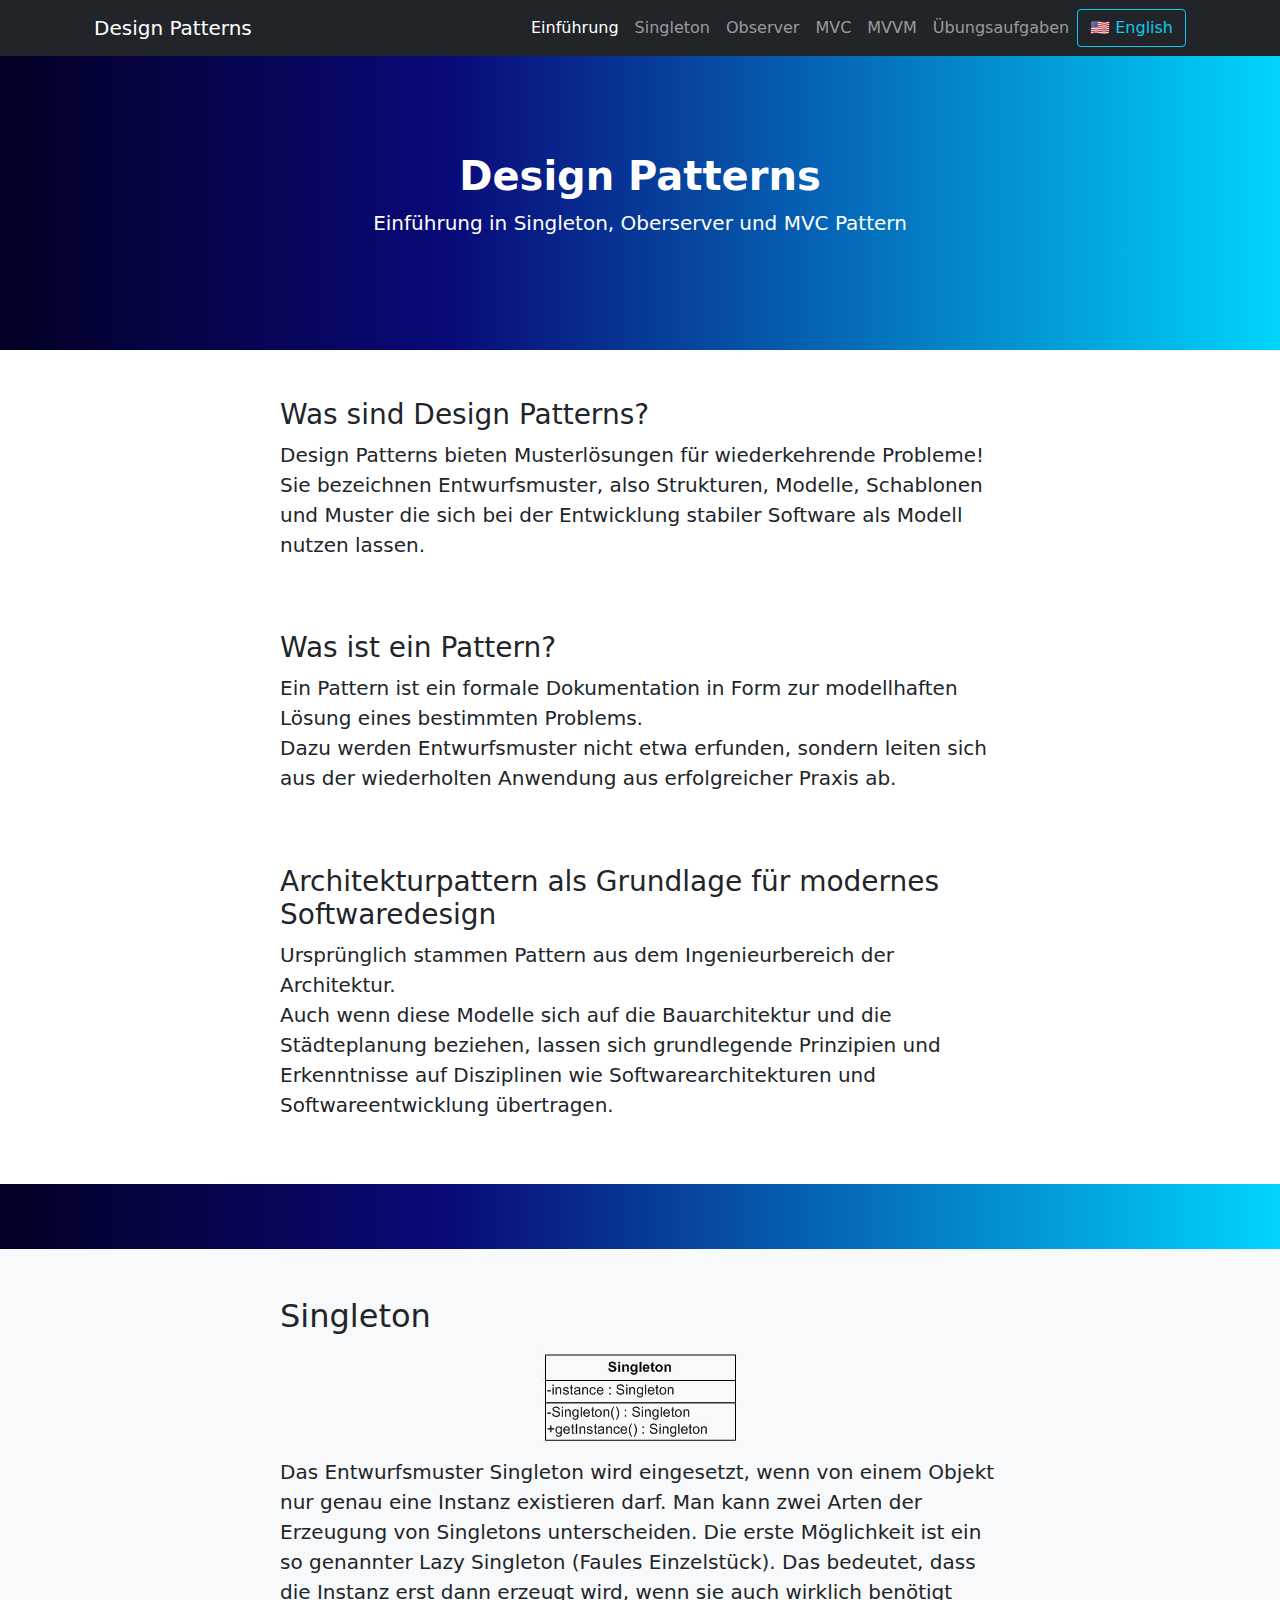
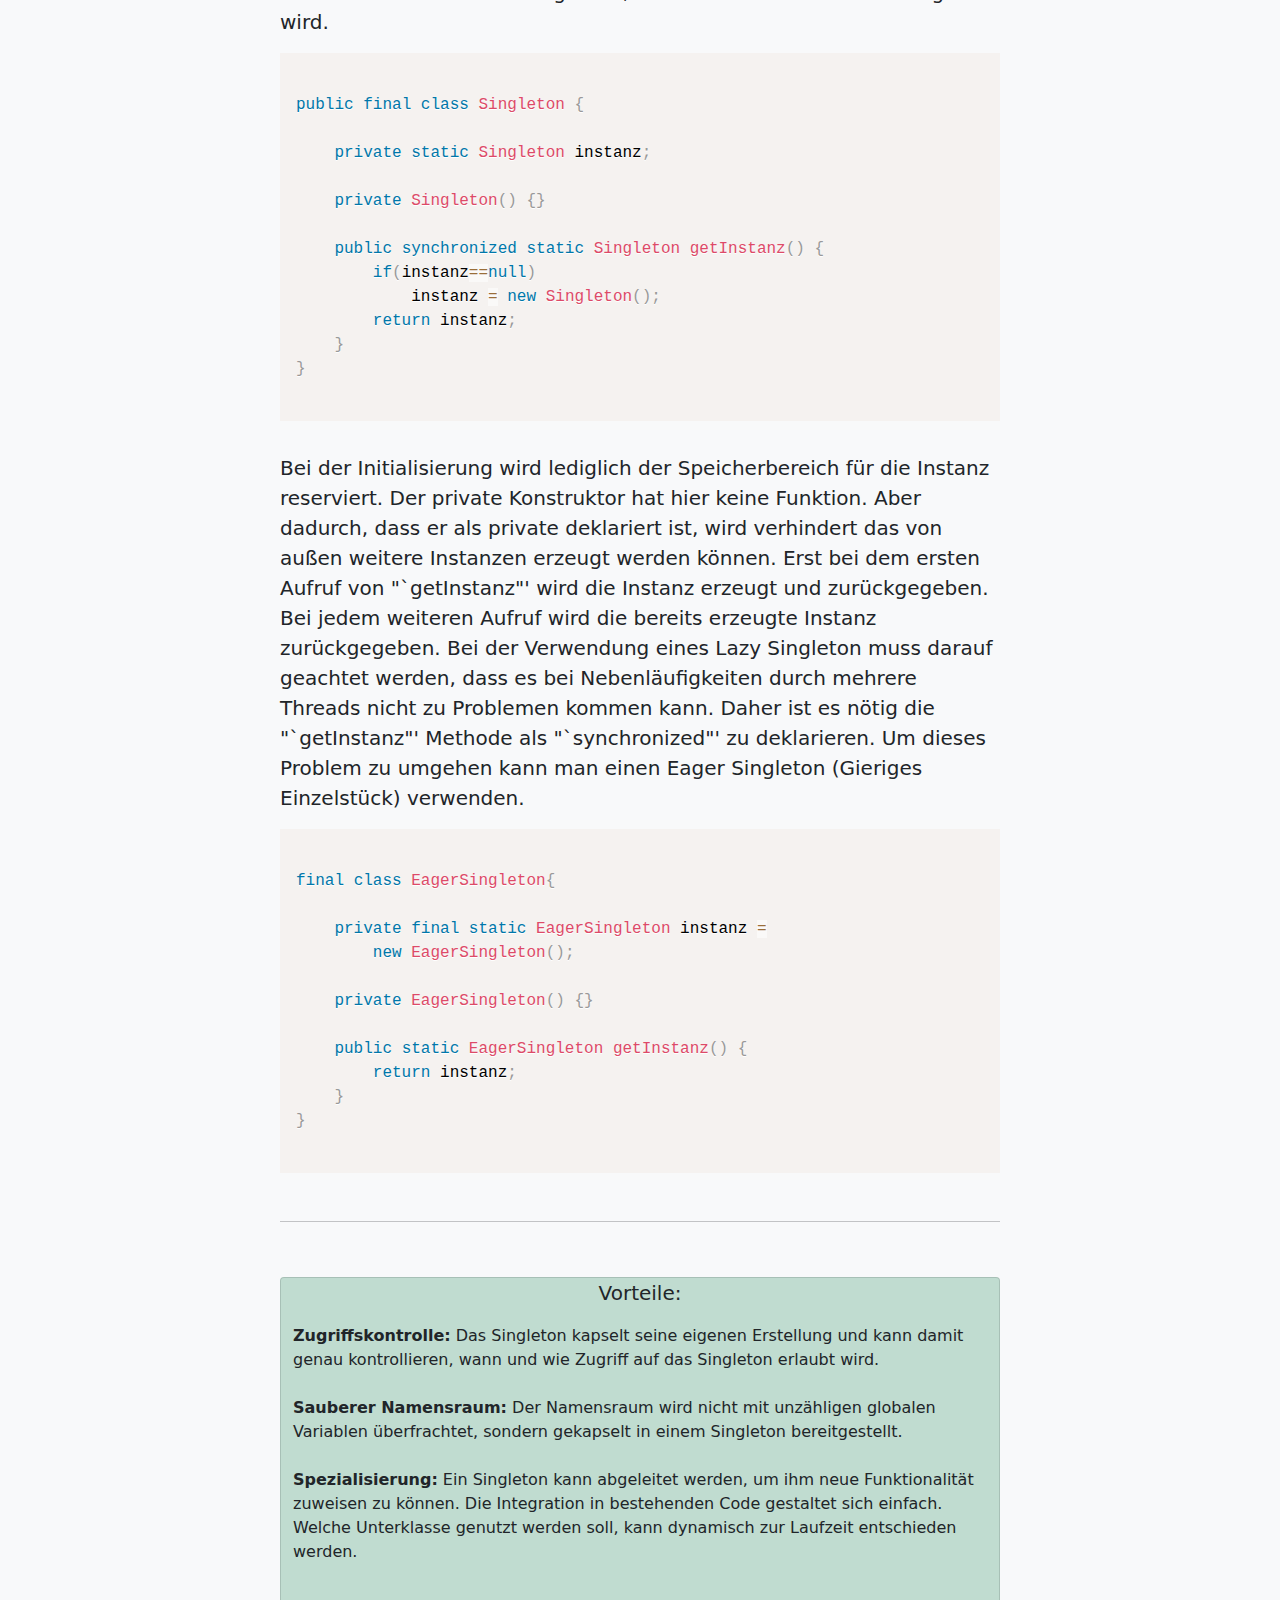
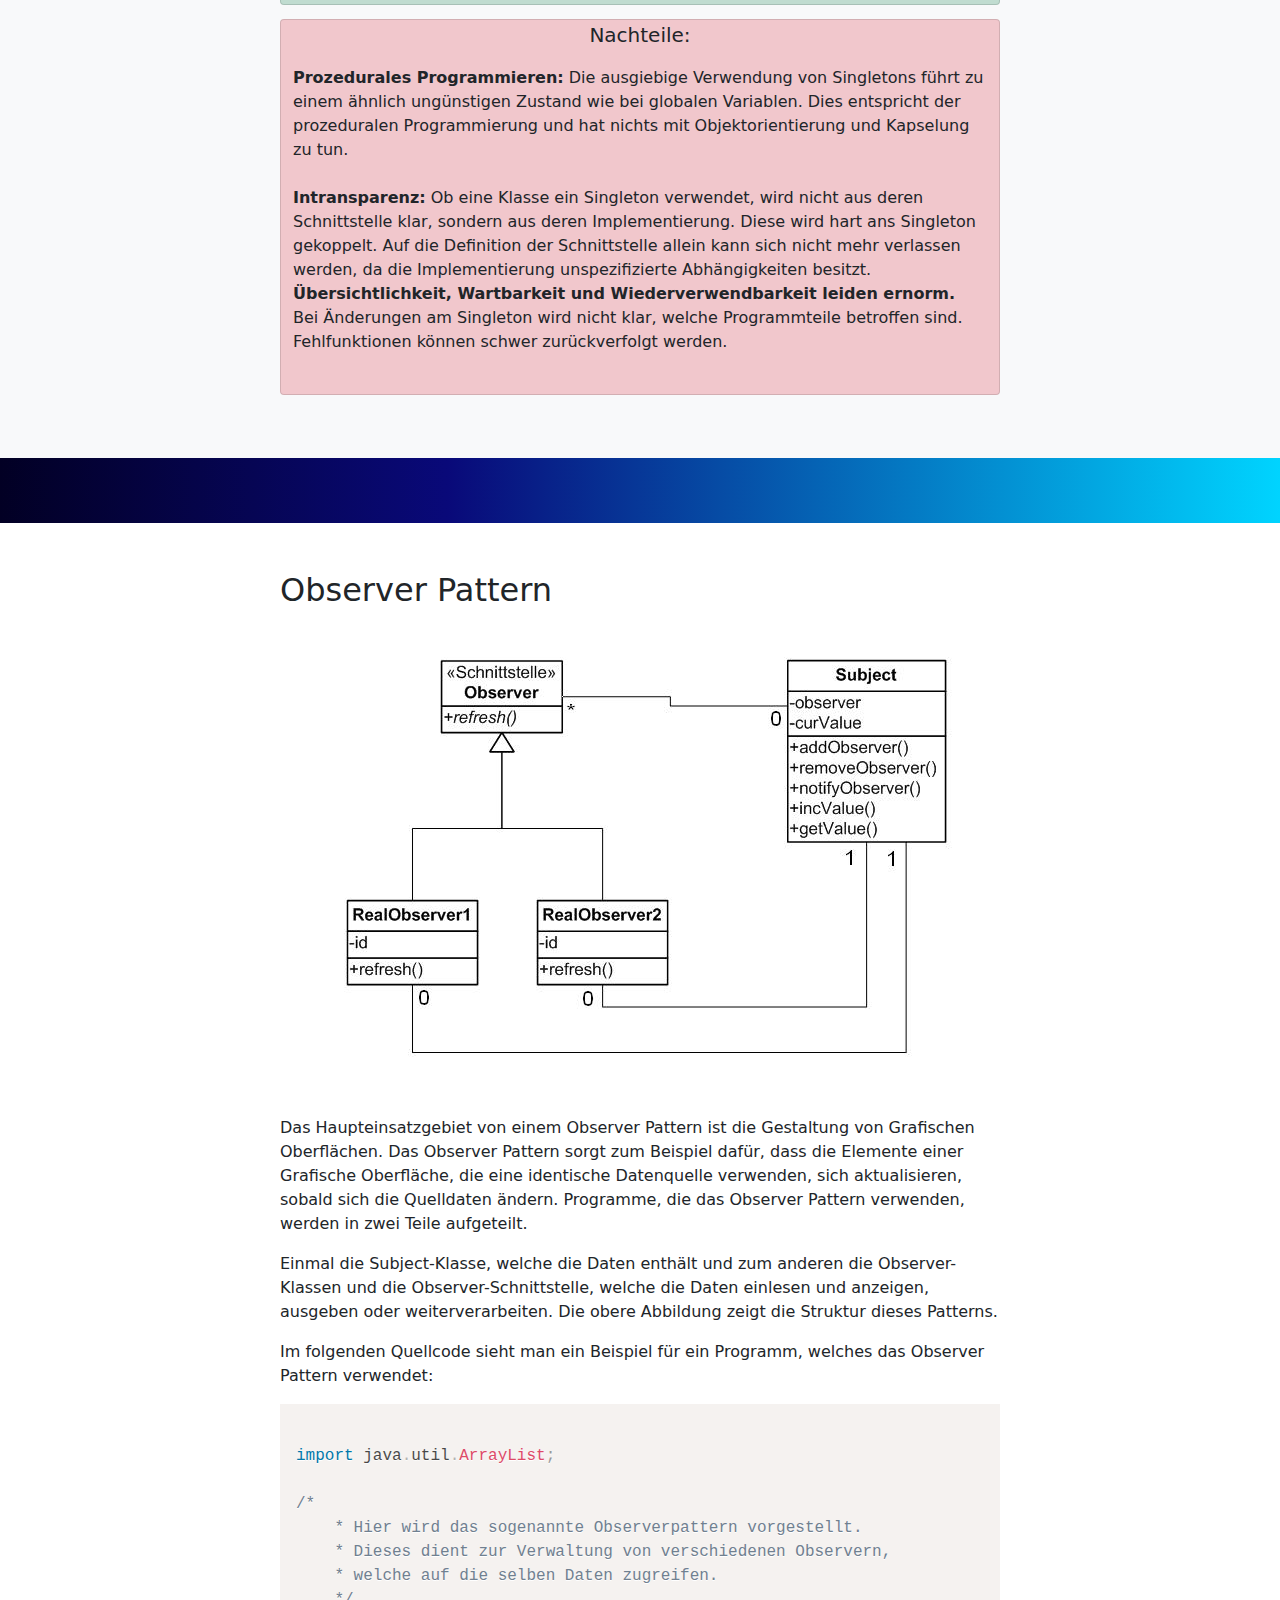
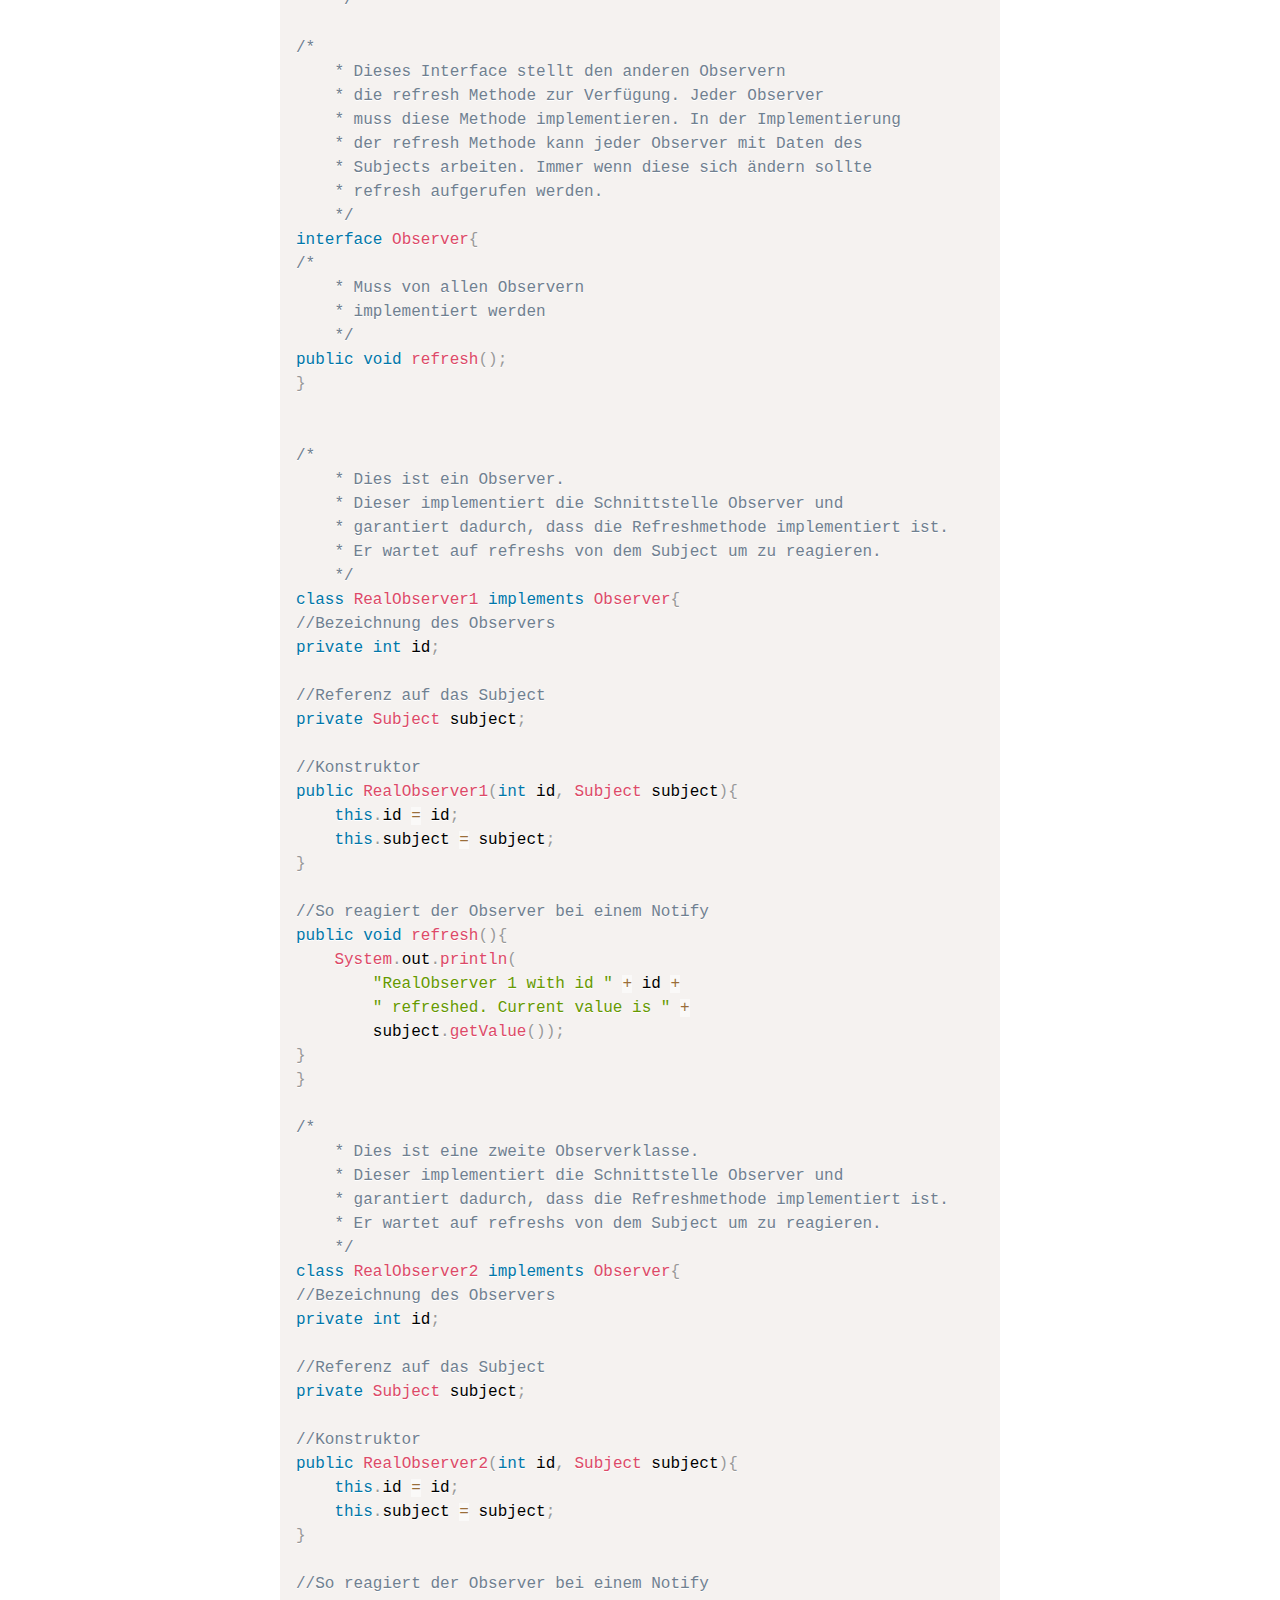
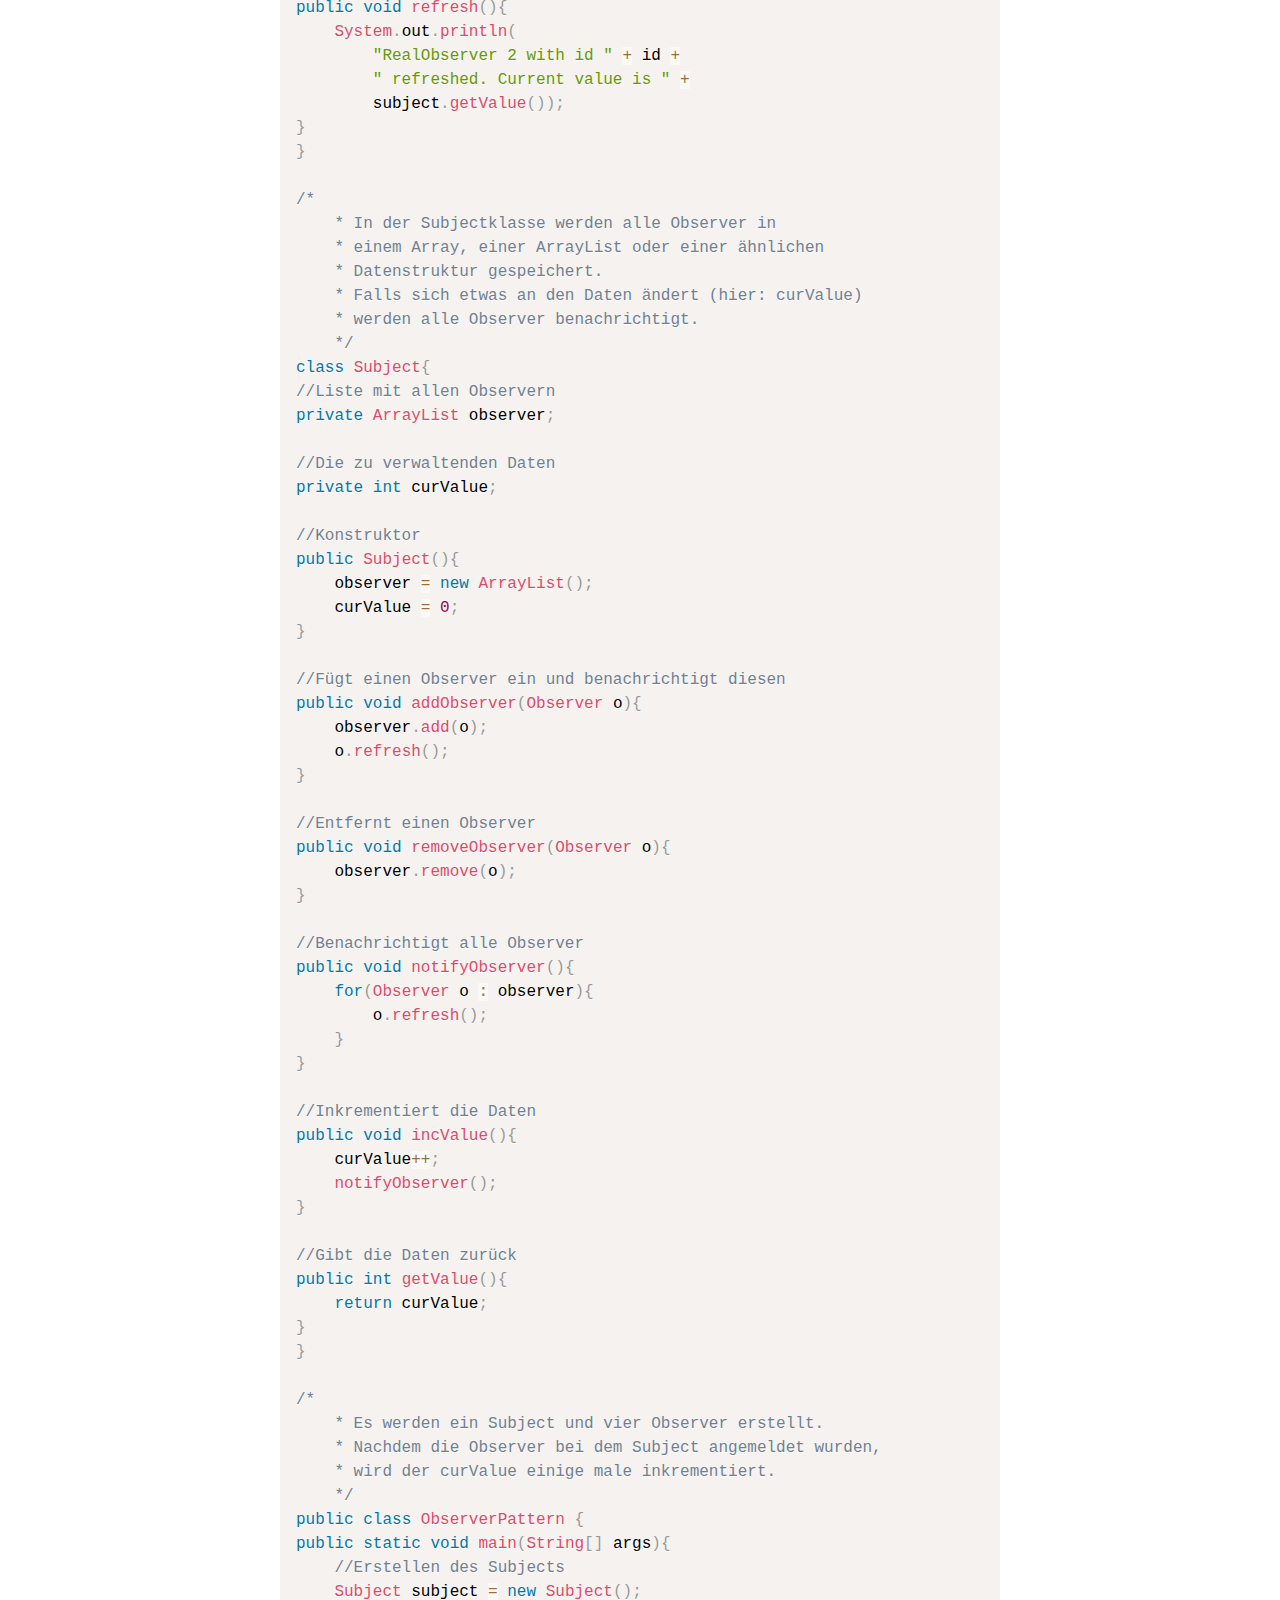
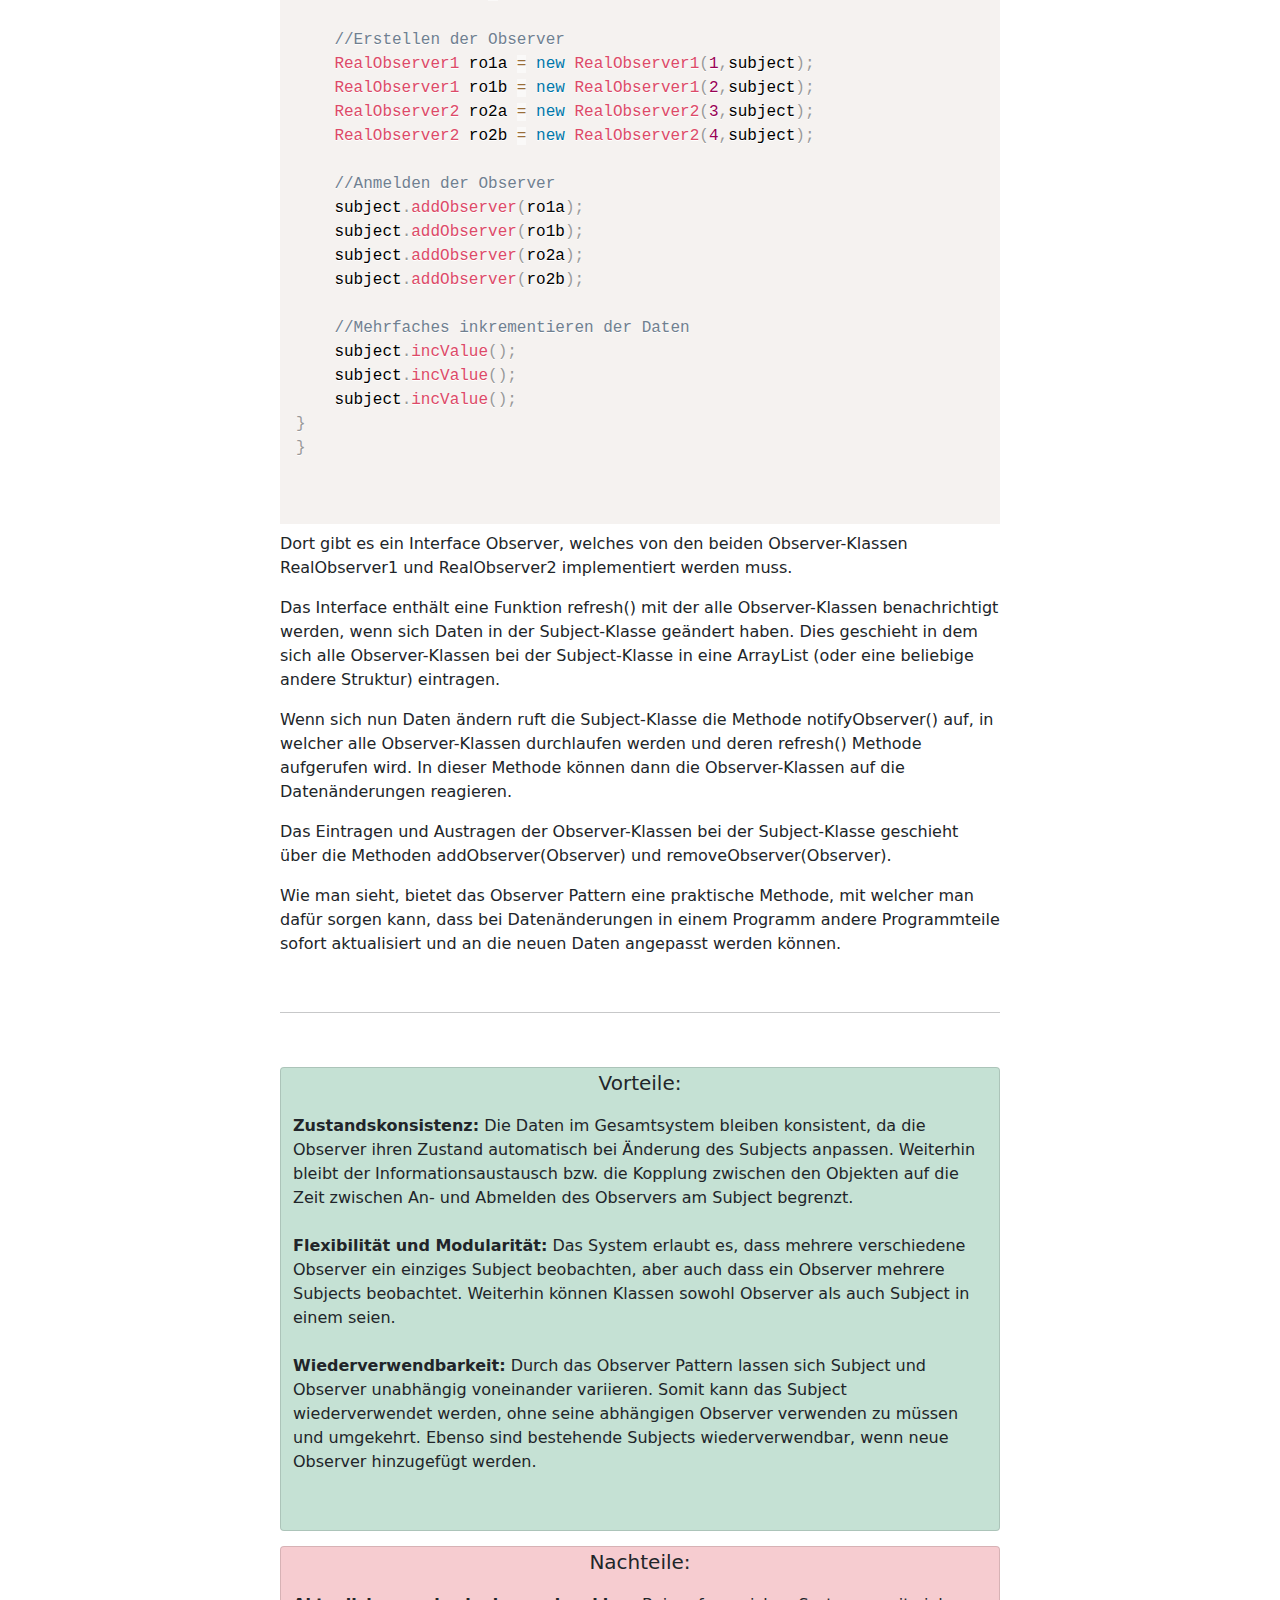
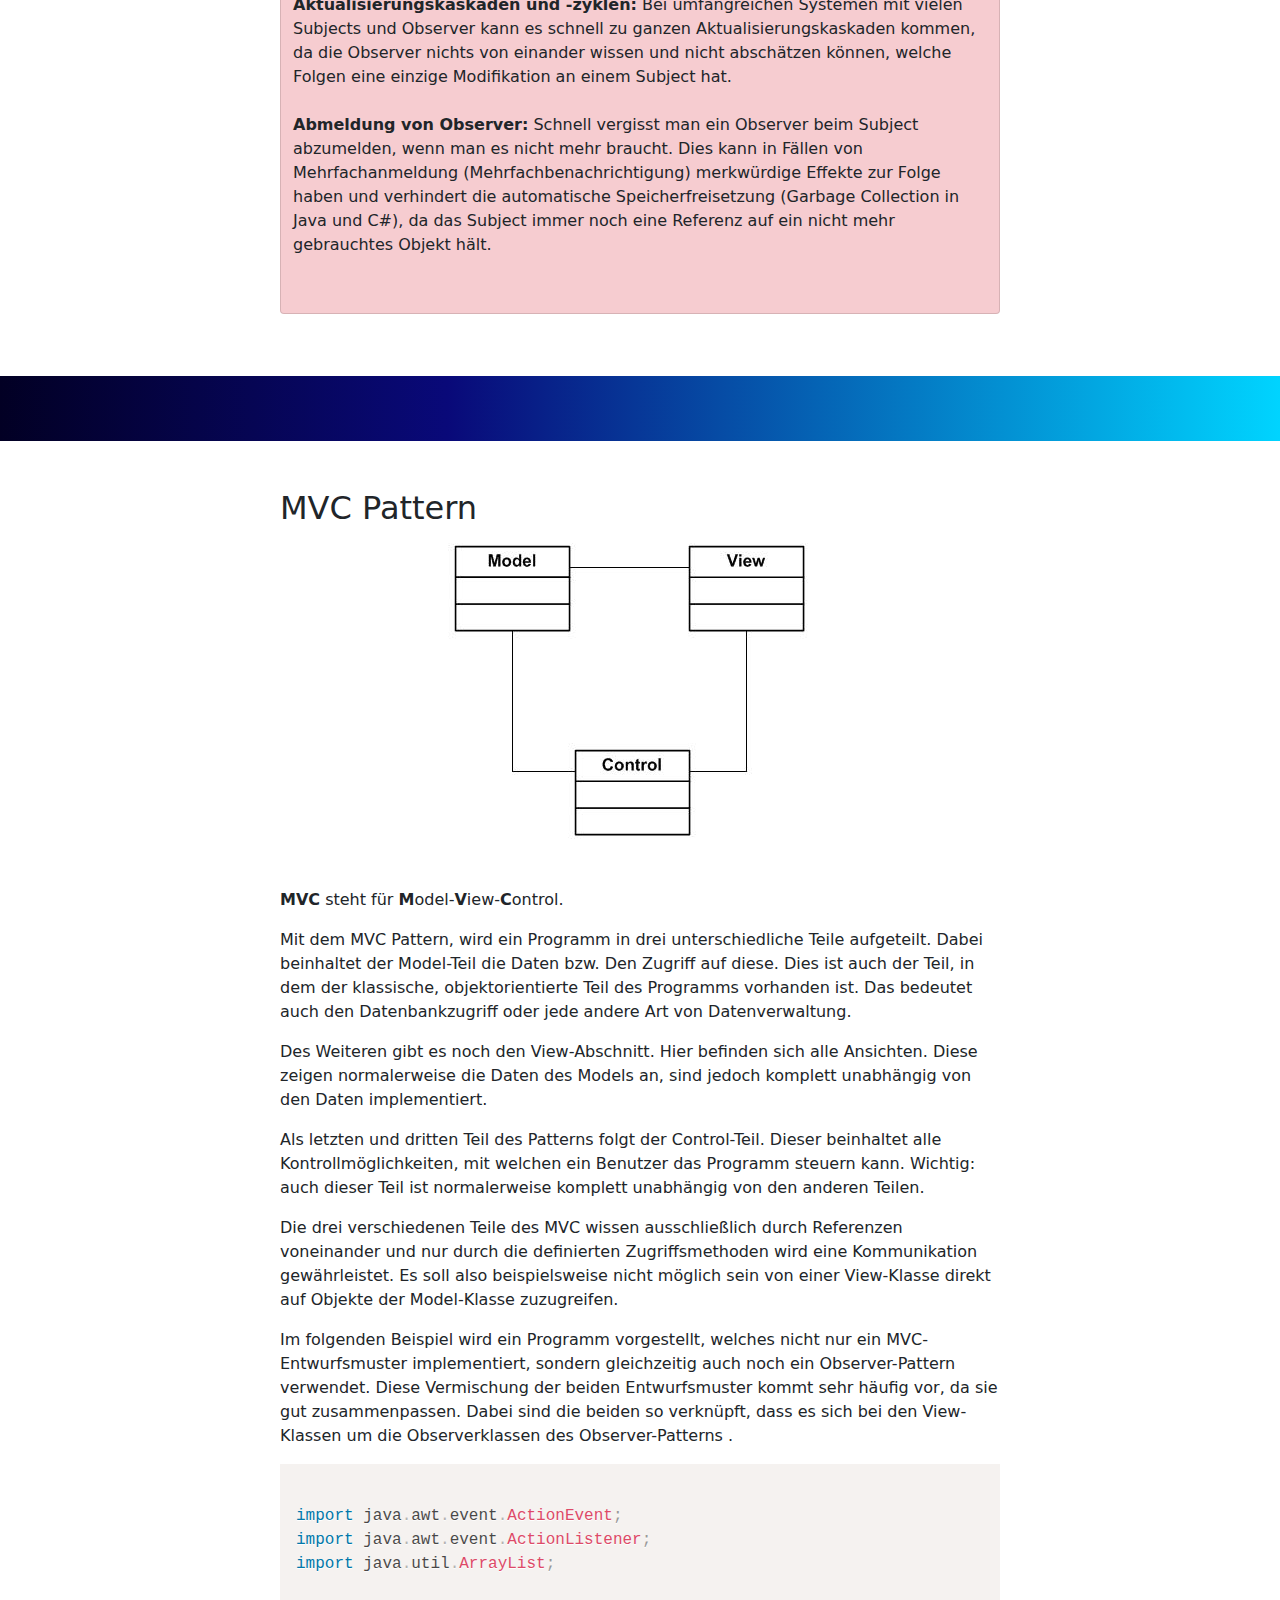
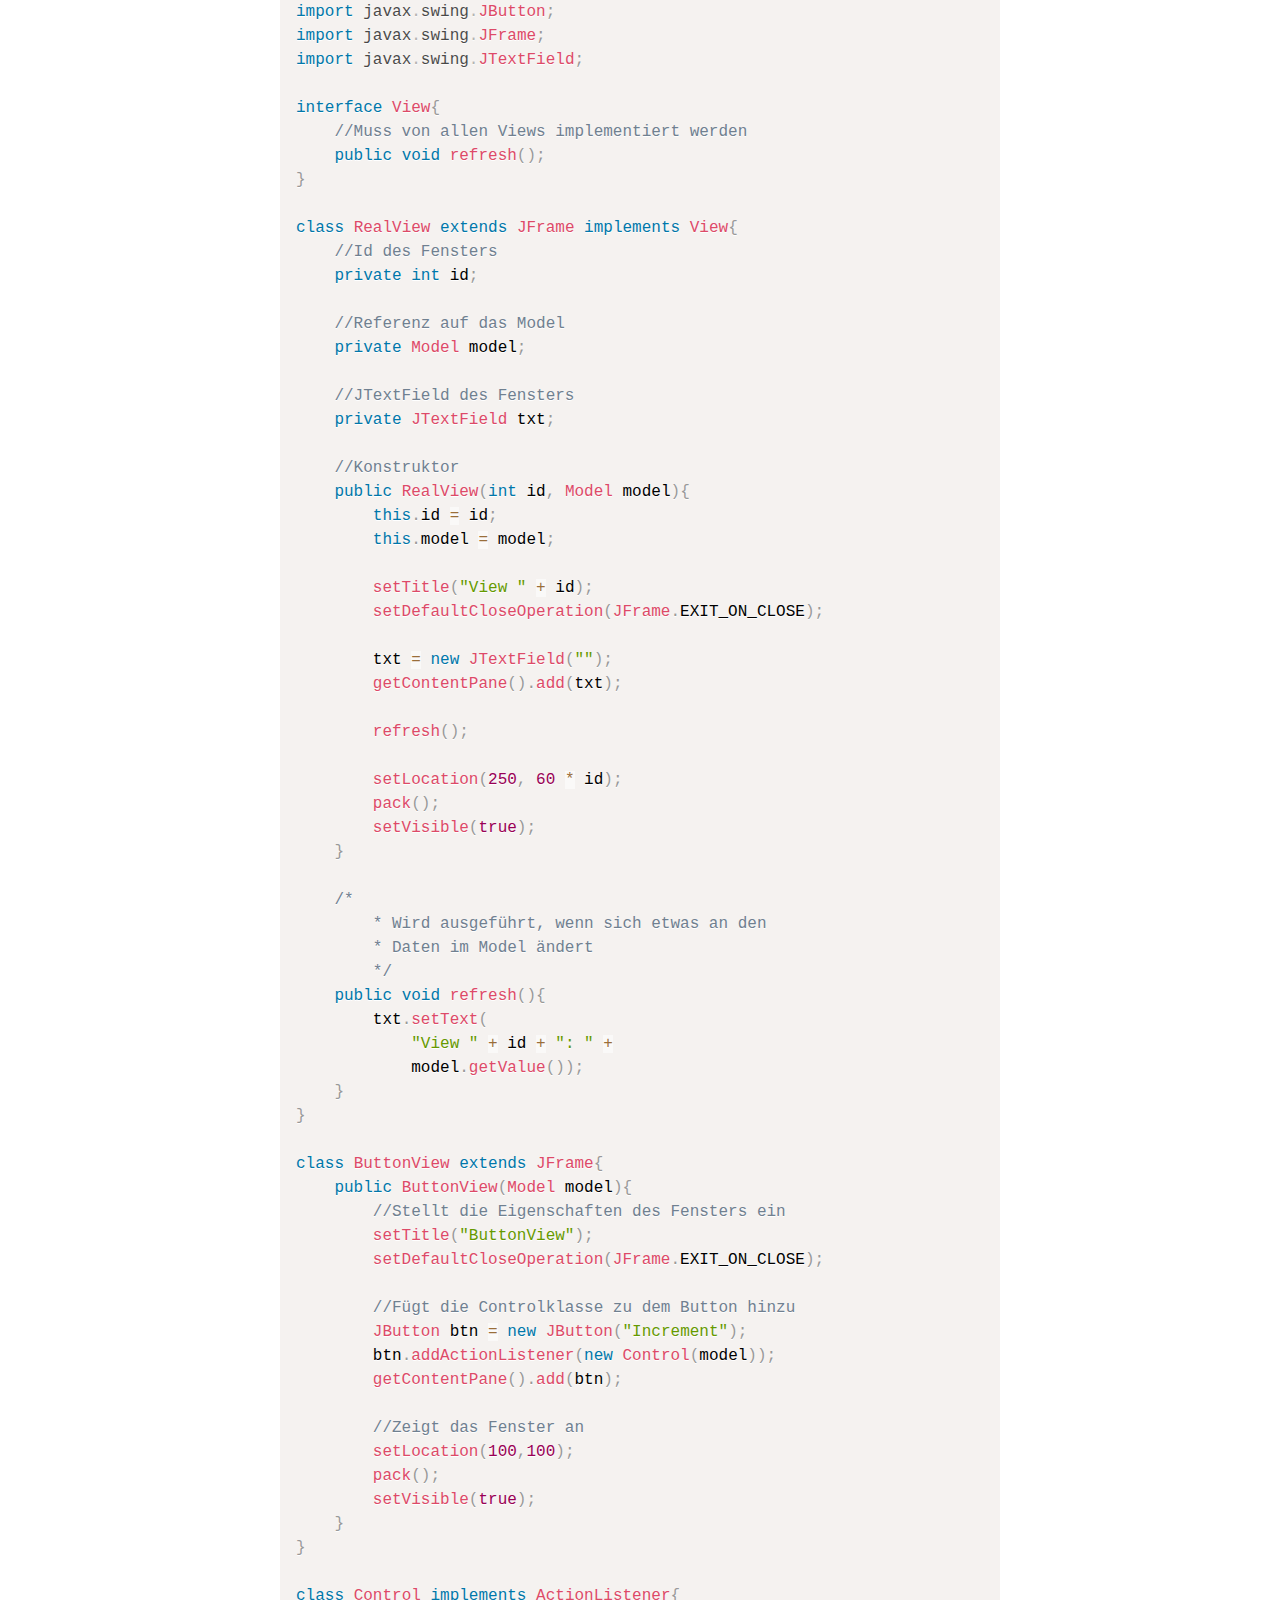
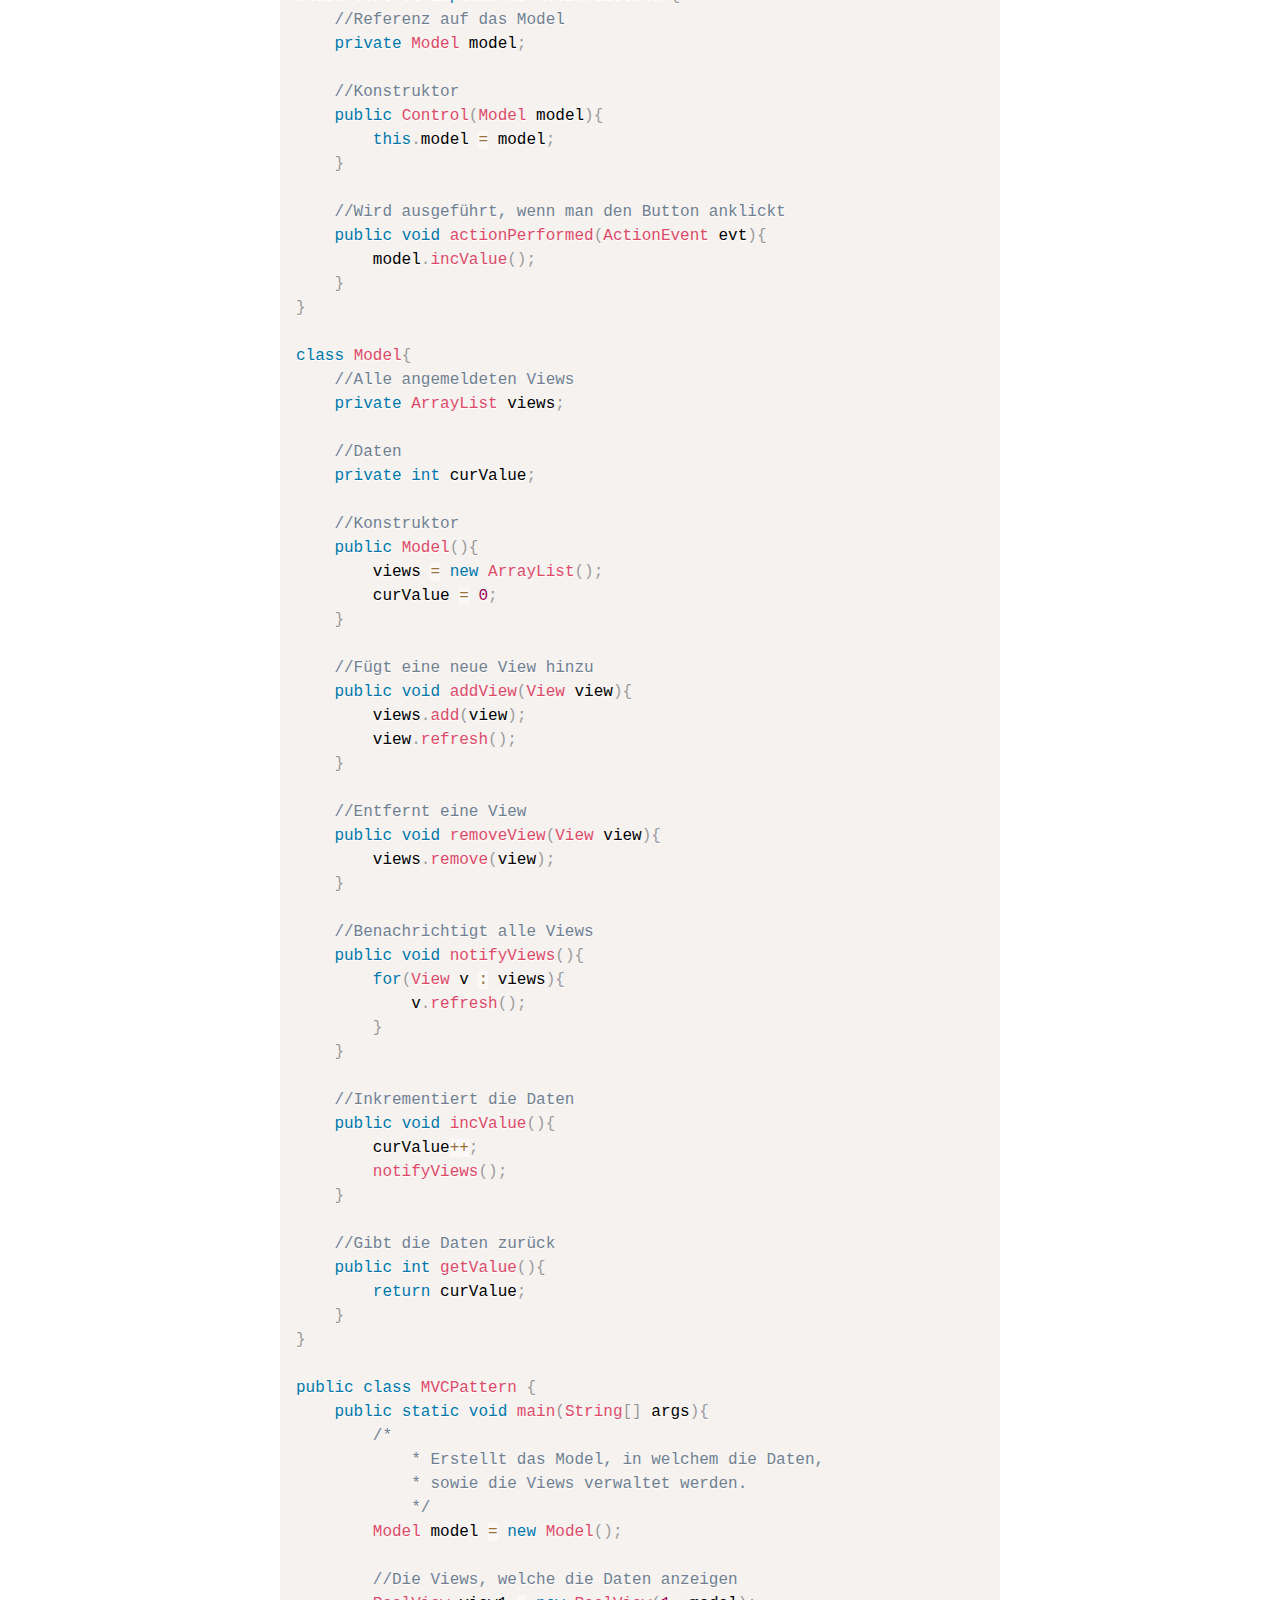
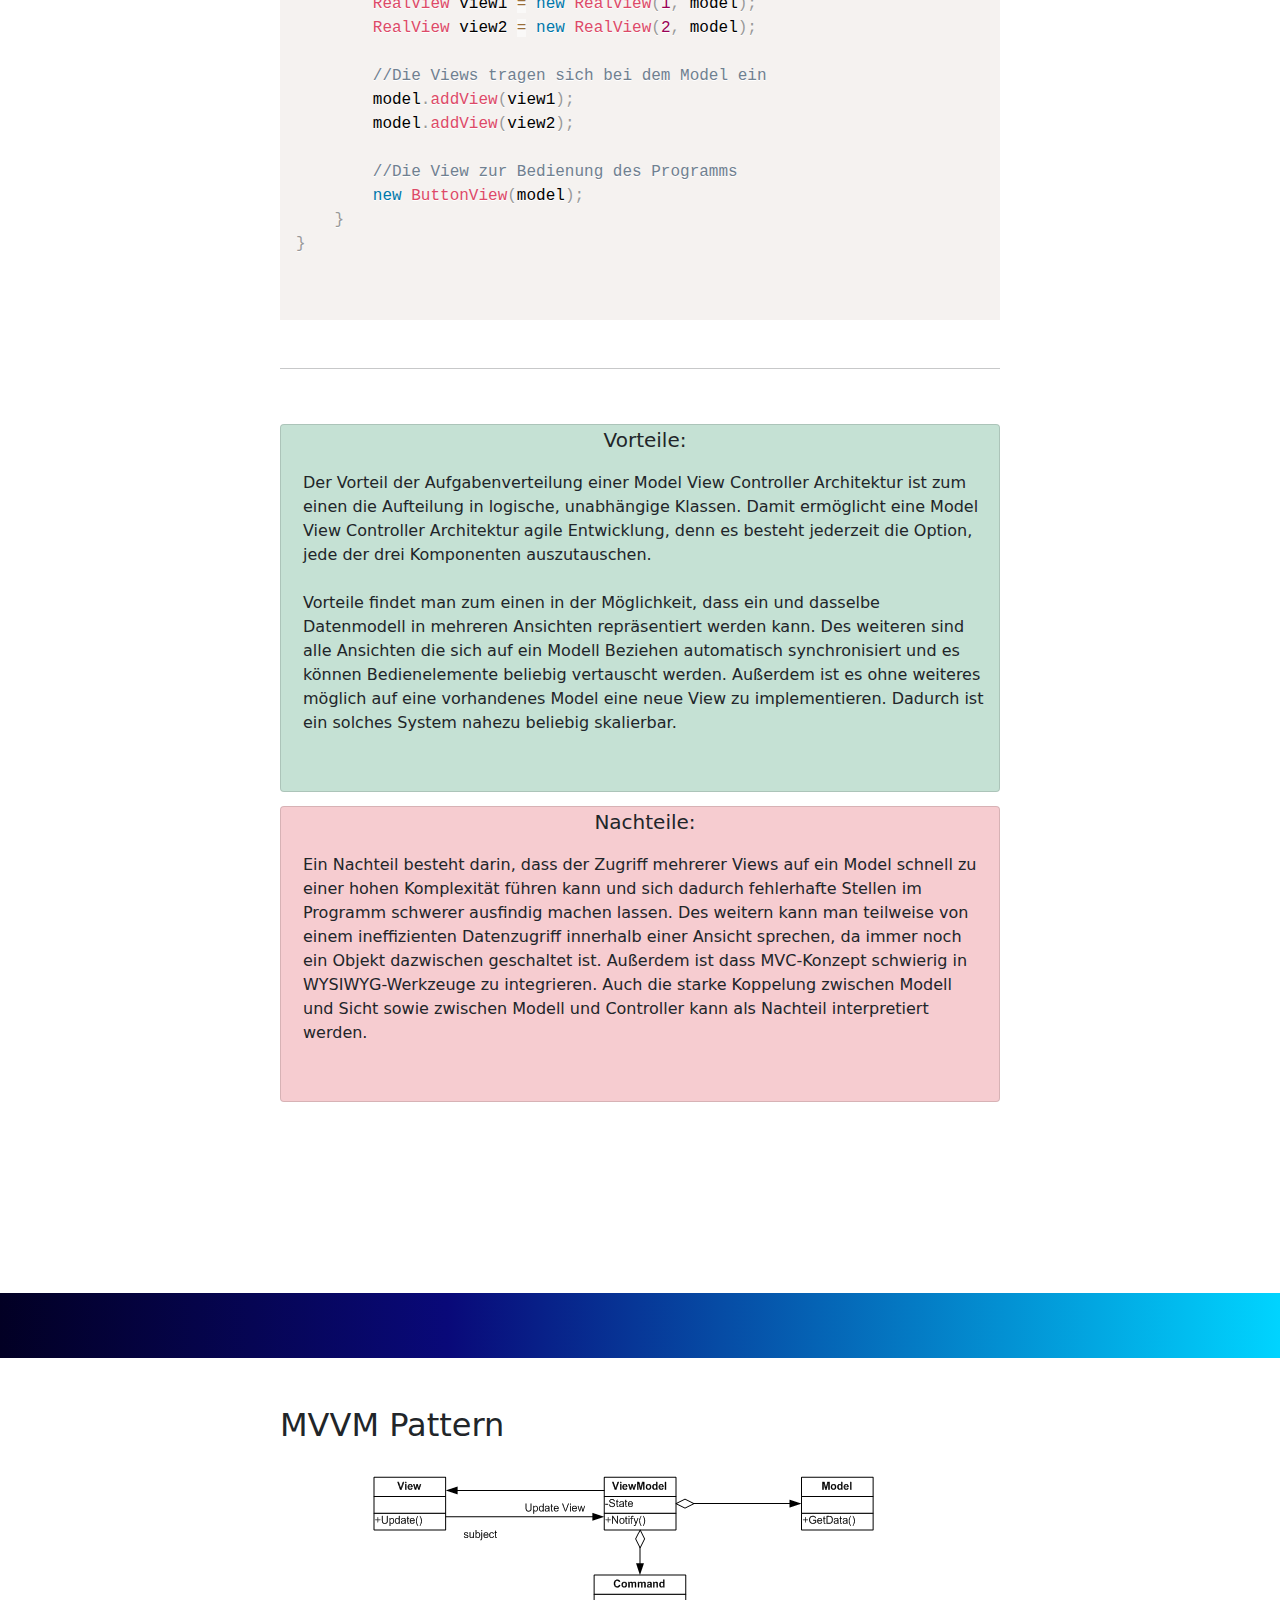
<file: index.html>
<!DOCTYPE html>
<html lang="en">
    <head>
        <meta charset="utf-8" />
        <meta name="viewport" content="width=device-width, initial-scale=1, shrink-to-fit=no" />
        <meta name="description" content="" />
        <meta name="author" content="" />
        <title>Design Patterns Einführung</title>
        <link rel="icon" type="image/x-icon" href="assets/favicon.ico" />
        <!-- Core theme CSS (includes Bootstrap)-->
        <link href="css/prism.css" rel="stylesheet"/>
        <link href="css/styles.css" rel="stylesheet" />
        <script type="text/javascript" src="./quiz/quiz.js"></script>
    </head>
    <body id="page-top">
        <!-- Navigation-->
        <nav class="navbar navbar-expand-lg navbar-dark bg-dark fixed-top" id="mainNav">
            <div class="container px-4">
                <a class="navbar-brand" href="#page-top">Design Patterns</a>
                <button class="navbar-toggler" type="button" data-bs-toggle="collapse" data-bs-target="#navbarResponsive" aria-controls="navbarResponsive" aria-expanded="false" aria-label="Toggle navigation"><span class="navbar-toggler-icon"></span></button>
                <div class="collapse navbar-collapse" id="navbarResponsive">
                    <ul class="navbar-nav ms-auto">
                        <li class="nav-item"><a class="nav-link" href="#einführung">Einführung</a></li>
                        <li class="nav-item"><a class="nav-link" href="#singleton">Singleton</a></li>
                        <li class="nav-item"><a class="nav-link" href="#observer">Observer</a></li>
                        <li class="nav-item"><a class="nav-link" href="#mvc">MVC</a></li>
                        <li class="nav-item"><a class="nav-link" href="#mvvm">MVVM</a></li>
                        <li class="nav-item"><a class="nav-link" href="#übung">Übungsaufgaben</a></li>
                    </ul>
                </div>
                <a class="btn btn-outline-info" href="index-en.html">
                    🇺🇸 English
                </a>
            </div>
        </nav>
        <!-- Header-->
        <header class="text-white" style="background: rgb(2,0,36); background: linear-gradient(90deg, rgba(2,0,36,1) 0%, rgba(9,9,121,1) 35%, rgba(0,212,255,1) 100%);">
            <div class="container px-4 text-center">
                <h1 class="fw-bolder">Design Patterns</h1>
                <p class="lead">Einführung in Singleton, Oberserver und MVC Pattern</p>
            </div>    
        </header>




        <!-- Einführung section-->
        <section id="einführung">
            <div class="container px-4">
                <div class="row gx-4 justify-content-center">
                    <div class="col-lg-8">
                        <h3>Was sind Design Patterns?</h3>
                        <p class="lead">
                            Design Patterns bieten <strong>Musterlösungen für wiederkehrende Probleme!</strong>
                            <br>
                            Sie bezeichnen Entwurfsmuster, also Strukturen, Modelle, Schablonen und Muster die sich bei der Entwicklung stabiler Software als Modell nutzen lassen.
                        </p>
                    </div>
                    <div class="col-lg-8" style="padding-top: 5%;">
                        <h3>Was ist ein Pattern?</h3>
                        <p class="lead">
                            Ein Pattern ist ein formale Dokumentation in Form zur modellhaften Lösung eines bestimmten Problems.
                            <br>
                            Dazu werden Entwurfsmuster nicht etwa erfunden, sondern leiten sich aus der wiederholten Anwendung aus erfolgreicher Praxis ab.
                            </p>
                    </div>
                    <div class="col-lg-8" style="padding-top: 5%;">
                        <h3>Architekturpattern als Grundlage für modernes Softwaredesign</h3>
                        <p class="lead">
                            Ursprünglich stammen Pattern aus dem Ingenieurbereich der Architektur.
                            <br>
                            Auch wenn diese Modelle sich auf die Bauarchitektur und die Städteplanung beziehen,
                            lassen sich grundlegende Prinzipien und Erkenntnisse auf Disziplinen wie Softwarearchitekturen und Softwareentwicklung übertragen.
                        </p>
                    </div>
                </div>
            </div>
        </section>

        <!-- Spacer -->
        <div style="
            background: rgb(2,0,36);
            background: linear-gradient(90deg, rgba(2,0,36,1) 0%, rgba(9,9,121,1) 35%, rgba(0,212,255,1) 100%);
            height: 65px;
        "></div>

        <!-- Singleton section-->
        <section class="bg-light" id="singleton">
            <div class="container px-4">
                <div class="row gx-4 justify-content-center">

                    <div class="col-lg-8">
                        <h2>Singleton</h2>
                        <div class="text-center">
                            <img src="assets/umlSingleton.png"/>
                        </div>
                        <p class="lead">
                            Das Entwurfsmuster Singleton wird eingesetzt, wenn von einem Objekt nur genau eine Instanz existieren darf. Man kann zwei Arten der Erzeugung von Singletons unterscheiden. Die erste Möglichkeit ist ein so genannter Lazy Singleton (Faules Einzelstück). Das bedeutet, dass die Instanz erst dann erzeugt wird, wenn sie auch wirklich benötigt wird.
                        </p>
                        <pre>
                            <code class="language-java">
public final class Singleton {

    private static Singleton instanz;
    
    private Singleton() {}
    
    public synchronized static Singleton getInstanz() {
        if(instanz==null)
            instanz = new Singleton();
        return instanz;
    }
}                           </code>
                        </pre>
                        <br>
                        <p class="lead">
                            Bei der Initialisierung wird lediglich der Speicherbereich für die Instanz reserviert. Der private Konstruktor hat hier keine Funktion. Aber dadurch, dass er als private deklariert ist, wird verhindert das von außen weitere Instanzen erzeugt werden können. Erst bei dem ersten Aufruf von "`getInstanz"' wird die Instanz erzeugt und zurückgegeben. Bei jedem weiteren Aufruf wird die bereits erzeugte Instanz zurückgegeben. Bei der Verwendung eines Lazy Singleton muss darauf geachtet werden, dass es bei Nebenläufigkeiten durch mehrere Threads nicht zu Problemen kommen kann. Daher ist es nötig die "`getInstanz"' Methode als "`synchronized"' zu deklarieren. Um dieses Problem zu umgehen kann man einen Eager Singleton (Gieriges Einzelstück) verwenden.
                        </p>
                        <pre>
                            <code class="language-java">
final class EagerSingleton{

    private final static EagerSingleton instanz = 
        new EagerSingleton();
    
    private EagerSingleton() {}
    
    public static EagerSingleton getInstanz() {
        return instanz;
    }
}                           </code>
                        </pre>

                    <!-- Pros and cons section-->
                    <br>
                    <hr>
                    <br>
                    <div>
                        <div class="row card bg-success bg-opacity-25" style="margin: 2% 0 2% 0;">
                            <p class="lead text-center">
                                <strong>Vorteile:</strong>
                            </p>
                            <p>
                                <strong>Zugriffskontrolle:</strong> Das Singleton kapselt seine eigenen Erstellung und kann damit genau kontrollieren, wann und wie Zugriff auf das Singleton erlaubt wird.
                                <br>
                                <br>
                                <strong>Sauberer Namensraum:</strong> Der Namensraum wird nicht mit unzähligen globalen Variablen überfrachtet, sondern gekapselt in einem Singleton bereitgestellt.
                                <br>
                                <br>
                                <strong>Spezialisierung:</strong> Ein Singleton kann abgeleitet werden, um ihm neue Funktionalität zuweisen zu können. Die Integration in bestehenden Code gestaltet sich einfach. Welche Unterklasse genutzt werden soll, kann dynamisch zur Laufzeit entschieden werden.
                            </p>
                            <br>
                        </div>
                        <div class="row card bg-danger bg-opacity-25" style="margin: 2% 0 2% 0;">
                            <p class="lead text-center">
                                <strong>Nachteile:</strong>
                            </p>
                            <p>
                                <strong>Prozedurales Programmieren:</strong> Die ausgiebige Verwendung von Singletons führt zu einem ähnlich ungünstigen Zustand wie bei globalen Variablen. Dies entspricht der prozeduralen Programmierung und hat nichts mit Objektorientierung und Kapselung zu tun.
                                <br>
                                <br>
                                <strong>Intransparenz:</strong> Ob eine Klasse ein Singleton verwendet, wird nicht aus deren Schnittstelle klar, sondern aus deren Implementierung. Diese wird hart ans Singleton gekoppelt. Auf die Definition der Schnittstelle allein kann sich nicht mehr verlassen werden, da die Implementierung unspezifizierte Abhängigkeiten besitzt.
                                <br>
                                <strong>Übersichtlichkeit, Wartbarkeit und Wiederverwendbarkeit leiden ernorm.</strong>
                                <br>
                                Bei Änderungen am Singleton wird nicht klar, welche Programmteile betroffen sind. Fehlfunktionen können schwer zurückverfolgt werden.
                            </p>
                            <br>
                        </div>
                    </div>

                    </div>
                </div>
            </div>
        </section>

        <!-- Spacer -->
        <div style="
            background: rgb(2,0,36);
            background: linear-gradient(90deg, rgba(2,0,36,1) 0%, rgba(9,9,121,1) 35%, rgba(0,212,255,1) 100%);
            height: 65px;
        "></div>

        <!-- Observer section-->
        <section id="observer">
            <div class="container px-4">
                <div class="row gx-4 justify-content-center">
                    <div class="col-lg-8">
                        <h2>Observer Pattern</h2>
                        <div class="text-center">
                            <img src="assets/umlObserver.jpg" />
                        </div>
                        <p class="lead">
                            <p>
                                Das Haupteinsatzgebiet von einem Observer Pattern ist die Gestaltung von Grafischen Oberflächen.
                                Das Observer Pattern sorgt zum Beispiel dafür, dass die Elemente einer Grafische Oberfläche, die eine identische Datenquelle verwenden, sich aktualisieren, sobald sich die Quelldaten ändern.  
                                Programme, die das Observer Pattern verwenden, werden in zwei Teile aufgeteilt.
                                </p>
                                <p>
                                Einmal die Subject-Klasse, welche die Daten enthält und zum anderen die Observer-Klassen und die Observer-Schnittstelle, welche die Daten einlesen und anzeigen, ausgeben oder weiterverarbeiten. 
                                Die obere Abbildung zeigt die Struktur dieses Patterns. 
                                </p>
                                <p>
                                Im folgenden Quellcode sieht man ein Beispiel für ein Programm, welches das Observer Pattern verwendet:
                                </p>


                                <pre>
                            <code class="language-java">
import java.util.ArrayList;

/*
    * Hier wird das sogenannte Observerpattern vorgestellt.
    * Dieses dient zur Verwaltung von verschiedenen Observern,
    * welche auf die selben Daten zugreifen.
    */

/*
    * Dieses Interface stellt den anderen Observern
    * die refresh Methode zur Verfügung. Jeder Observer
    * muss diese Methode implementieren. In der Implementierung
    * der refresh Methode kann jeder Observer mit Daten des
    * Subjects arbeiten. Immer wenn diese sich ändern sollte
    * refresh aufgerufen werden.
    */
interface Observer{
/*
    * Muss von allen Observern 
    * implementiert werden
    */
public void refresh();
}


/*
    * Dies ist ein Observer.
    * Dieser implementiert die Schnittstelle Observer und
    * garantiert dadurch, dass die Refreshmethode implementiert ist.
    * Er wartet auf refreshs von dem Subject um zu reagieren.
    */
class RealObserver1 implements Observer{
//Bezeichnung des Observers
private int id;

//Referenz auf das Subject
private Subject subject;

//Konstruktor
public RealObserver1(int id, Subject subject){
    this.id = id;
    this.subject = subject;
}

//So reagiert der Observer bei einem Notify
public void refresh(){
    System.out.println(
        "RealObserver 1 with id " + id + 
        " refreshed. Current value is " + 
        subject.getValue());
}
}

/*
    * Dies ist eine zweite Observerklasse.
    * Dieser implementiert die Schnittstelle Observer und
    * garantiert dadurch, dass die Refreshmethode implementiert ist.
    * Er wartet auf refreshs von dem Subject um zu reagieren.
    */
class RealObserver2 implements Observer{
//Bezeichnung des Observers
private int id;

//Referenz auf das Subject
private Subject subject;

//Konstruktor
public RealObserver2(int id, Subject subject){
    this.id = id;
    this.subject = subject;
}

//So reagiert der Observer bei einem Notify
public void refresh(){
    System.out.println(
        "RealObserver 2 with id " + id + 
        " refreshed. Current value is " + 
        subject.getValue());
}
}

/*
    * In der Subjectklasse werden alle Observer in
    * einem Array, einer ArrayList oder einer ähnlichen
    * Datenstruktur gespeichert.
    * Falls sich etwas an den Daten ändert (hier: curValue)
    * werden alle Observer benachrichtigt.
    */
class Subject{
//Liste mit allen Observern
private ArrayList observer;

//Die zu verwaltenden Daten
private int curValue;

//Konstruktor
public Subject(){
    observer = new ArrayList();
    curValue = 0;
}

//Fügt einen Observer ein und benachrichtigt diesen
public void addObserver(Observer o){
    observer.add(o);
    o.refresh();
}

//Entfernt einen Observer
public void removeObserver(Observer o){
    observer.remove(o);
}

//Benachrichtigt alle Observer
public void notifyObserver(){
    for(Observer o : observer){
        o.refresh();
    }
}

//Inkrementiert die Daten
public void incValue(){
    curValue++;
    notifyObserver();
}

//Gibt die Daten zurück
public int getValue(){
    return curValue;
}
}

/*
    * Es werden ein Subject und vier Observer erstellt.
    * Nachdem die Observer bei dem Subject angemeldet wurden,
    * wird der curValue einige male inkrementiert.
    */
public class ObserverPattern {
public static void main(String[] args){
    //Erstellen des Subjects
    Subject subject = new Subject();
    
    //Erstellen der Observer
    RealObserver1 ro1a = new RealObserver1(1,subject);
    RealObserver1 ro1b = new RealObserver1(2,subject);
    RealObserver2 ro2a = new RealObserver2(3,subject);
    RealObserver2 ro2b = new RealObserver2(4,subject);
    
    //Anmelden der Observer
    subject.addObserver(ro1a);
    subject.addObserver(ro1b);
    subject.addObserver(ro2a);
    subject.addObserver(ro2b);
    
    //Mehrfaches inkrementieren der Daten
    subject.incValue();
    subject.incValue();
    subject.incValue();
}
}
                            </code>
                        </pre>
                        <p>
                            Dort gibt es ein Interface Observer, welches von den beiden Observer-Klassen RealObserver1 und RealObserver2 implementiert werden muss. </p>
                            <p>
                            Das Interface enthält eine Funktion refresh() mit der alle Observer-Klassen benachrichtigt werden, wenn sich Daten in der Subject-Klasse geändert haben. 
                            Dies geschieht in dem sich alle Observer-Klassen bei der Subject-Klasse in eine ArrayList (oder eine beliebige andere Struktur) eintragen. </p>
                            <p>
                            Wenn sich nun Daten ändern ruft die Subject-Klasse die Methode notifyObserver() auf, in welcher alle Observer-Klassen durchlaufen werden und deren refresh() Methode aufgerufen wird. 
                            In dieser Methode können dann die Observer-Klassen auf die Datenänderungen reagieren. </p>
                            <p>
                            Das Eintragen und Austragen der Observer-Klassen bei der Subject-Klasse geschieht über die Methoden addObserver(Observer) und removeObserver(Observer). 
                        </p>
                            <p>
                            Wie man sieht, bietet das Observer Pattern eine praktische Methode, mit welcher man dafür sorgen kann, dass bei Datenänderungen in einem Programm andere Programmteile sofort aktualisiert und an die neuen Daten angepasst werden können.</p>
                            </p>
                        <!-- Pros and cons section-->
                        <br>
                        <hr>
                        <br>
                        <div>
                            <div class="row card bg-success bg-opacity-25" style="margin: 2% 0 2% 0;">
                                <p class="lead text-center">
                                    <strong>Vorteile:</strong>
                                    <p>
                                        <strong>Zustandskonsistenz:</strong>
                                        Die Daten im Gesamtsystem bleiben konsistent, da die Observer ihren Zustand automatisch bei Änderung des Subjects anpassen. Weiterhin bleibt der Informationsaustausch bzw. die Kopplung zwischen den Objekten auf die Zeit zwischen An- und Abmelden des Observers am Subject begrenzt.
                                        <br>
                                        <br>
                                        <strong>Flexibilität und Modularität:</strong>
                                        Das System erlaubt es, dass mehrere verschiedene Observer ein einziges Subject beobachten, aber auch dass ein Observer mehrere Subjects beobachtet. Weiterhin können Klassen sowohl Observer als auch Subject in einem seien.
                                        <br>
                                        <br>
                                        <strong>Wiederverwendbarkeit:</strong>
                                        Durch das Observer Pattern lassen sich Subject und Observer unabhängig voneinander variieren. Somit kann das Subject wiederverwendet werden, ohne seine abhängigen Observer verwenden zu müssen und umgekehrt. Ebenso sind bestehende Subjects wiederverwendbar, wenn neue Observer hinzugefügt werden.

                                    </p>
                                </p>
                                <br>
                            </div>
                            <div class="row card bg-danger bg-opacity-25" style="margin: 2% 0 2% 0;">
                                <p class="lead text-center">
                                    <strong>Nachteile:</strong>
                                    <p>
                                        <strong>Aktualisierungskaskaden und -zyklen:</strong>
                                        Bei umfangreichen Systemen mit vielen Subjects und Observer kann es schnell zu ganzen Aktualisierungskaskaden kommen, da die Observer nichts von einander wissen und nicht abschätzen können, welche Folgen eine einzige Modifikation an einem Subject hat.
                                        <br>
                                        <br>
                                        <strong>Abmeldung von Observer:</strong>
                                        Schnell vergisst man ein Observer beim Subject abzumelden, wenn man es nicht mehr braucht. Dies kann in Fällen von Mehrfachanmeldung (Mehrfachbenachrichtigung) merkwürdige Effekte zur Folge haben und verhindert die automatische Speicherfreisetzung (Garbage Collection in Java und C#), da das Subject immer noch eine Referenz auf ein nicht mehr gebrauchtes Objekt hält.
                                    </p>
                                </p>
                                <br>
                            </div>
                        </div>
                    </div>
                </div>
            </div>
        </section>

        <!-- Spacer -->
        <div style="
            background: rgb(2,0,36);
            background: linear-gradient(90deg, rgba(2,0,36,1) 0%, rgba(9,9,121,1) 35%, rgba(0,212,255,1) 100%);
            height: 65px;
        "></div>

        <!-- MVC section-->
        <section id="mvc">
            <div class="container px-4">
                <div class="row gx-4 justify-content-center">
                    <div class="col-lg-8">
                        <h2>MVC Pattern</h2>
                        <div class="text-center">
                            <img src="assets/umlMVC.jpg" />
                        </div>
                        <p class="lead">
                            <p><b>MVC</b> steht für <b>M</b>odel-<b>V</b>iew-<b>C</b>ontrol.</p>

                            <p>
                                Mit dem MVC Pattern, wird ein Programm in drei unterschiedliche Teile aufgeteilt. Dabei beinhaltet der Model-Teil die Daten bzw. Den Zugriff auf diese. Dies ist auch der Teil, in dem der klassische, objektorientierte Teil des Programms vorhanden ist. Das bedeutet auch den Datenbankzugriff oder jede andere Art von Datenverwaltung.                             </p>
                            <p>
                                Des Weiteren gibt es noch den View-Abschnitt. Hier befinden sich alle Ansichten. Diese zeigen normalerweise die Daten des Models an, sind jedoch komplett unabhängig von den Daten implementiert.                             </p>
                            <p>
                                Als letzten und dritten Teil des Patterns folgt der Control-Teil. Dieser beinhaltet alle Kontrollmöglichkeiten, mit welchen ein Benutzer das Programm steuern kann. Wichtig: auch dieser Teil ist normalerweise komplett unabhängig von den anderen Teilen.                            </p>
                        </p>
                        <p>
                            Die drei verschiedenen Teile des MVC wissen ausschließlich durch Referenzen voneinander und nur durch die definierten Zugriffsmethoden wird eine Kommunikation gewährleistet. Es soll also beispielsweise nicht möglich sein von einer View-Klasse direkt auf Objekte der Model-Klasse zuzugreifen.
                        </p>
                        <p>
                            Im folgenden Beispiel wird ein Programm vorgestellt, welches nicht nur ein MVC-Entwurfsmuster implementiert, sondern gleichzeitig auch noch ein Observer-Pattern verwendet. Diese Vermischung der beiden Entwurfsmuster kommt sehr häufig vor, da sie gut zusammenpassen. Dabei sind die beiden so verknüpft, dass es sich bei den View-Klassen um die Observerklassen des Observer-Patterns .
                        </p>
                        <pre>
                            <code class="language-java">
import java.awt.event.ActionEvent;
import java.awt.event.ActionListener;
import java.util.ArrayList;

import javax.swing.JButton;
import javax.swing.JFrame;
import javax.swing.JTextField;

interface View{
    //Muss von allen Views implementiert werden
    public void refresh();
}

class RealView extends JFrame implements View{
    //Id des Fensters
    private int id;
    
    //Referenz auf das Model
    private Model model;
    
    //JTextField des Fensters
    private JTextField txt;
    
    //Konstruktor
    public RealView(int id, Model model){
        this.id = id;
        this.model = model;
        
        setTitle("View " + id);
        setDefaultCloseOperation(JFrame.EXIT_ON_CLOSE);
        
        txt = new JTextField("");
        getContentPane().add(txt);
        
        refresh();
        
        setLocation(250, 60 * id);
        pack();
        setVisible(true);
    }
    
    /*
        * Wird ausgeführt, wenn sich etwas an den
        * Daten im Model ändert
        */
    public void refresh(){
        txt.setText(
            "View " + id + ": " + 
            model.getValue());
    }
}

class ButtonView extends JFrame{	
    public ButtonView(Model model){		
        //Stellt die Eigenschaften des Fensters ein
        setTitle("ButtonView");
        setDefaultCloseOperation(JFrame.EXIT_ON_CLOSE);
        
        //Fügt die Controlklasse zu dem Button hinzu
        JButton btn = new JButton("Increment");
        btn.addActionListener(new Control(model));
        getContentPane().add(btn);
        
        //Zeigt das Fenster an
        setLocation(100,100);
        pack();
        setVisible(true);		
    }
}

class Control implements ActionListener{
    //Referenz auf das Model
    private Model model;
    
    //Konstruktor
    public Control(Model model){
        this.model = model;
    }
    
    //Wird ausgeführt, wenn man den Button anklickt
    public void actionPerformed(ActionEvent evt){
        model.incValue();
    }
}

class Model{
    //Alle angemeldeten Views
    private ArrayList views;
    
    //Daten
    private int curValue;
    
    //Konstruktor
    public Model(){
        views = new ArrayList();
        curValue = 0;
    }
    
    //Fügt eine neue View hinzu
    public void addView(View view){
        views.add(view);
        view.refresh();
    }
    
    //Entfernt eine View
    public void removeView(View view){
        views.remove(view);
    }
    
    //Benachrichtigt alle Views
    public void notifyViews(){
        for(View v : views){
            v.refresh();
        }
    }
    
    //Inkrementiert die Daten
    public void incValue(){
        curValue++;
        notifyViews();
    }
    
    //Gibt die Daten zurück
    public int getValue(){
        return curValue;
    }
}

public class MVCPattern {
    public static void main(String[] args){
        /*
            * Erstellt das Model, in welchem die Daten,
            * sowie die Views verwaltet werden.
            */
        Model model = new Model();
        
        //Die Views, welche die Daten anzeigen
        RealView view1 = new RealView(1, model);
        RealView view2 = new RealView(2, model);
        
        //Die Views tragen sich bei dem Model ein
        model.addView(view1);
        model.addView(view2);
        
        //Die View zur Bedienung des Programms
        new ButtonView(model);
    }
}
                            </code>
                        </pre>

                        <!-- Pros and cons section-->
                        <br>
                        <hr>
                        <br>
                        <div>
                            <div class="row card bg-success bg-opacity-25" style="margin: 2% 0 2% 0;padding-left: 10px;">
                                <p class="lead text-center">
                                    <strong>Vorteile:</strong>
                                    <p>
                                        Der Vorteil der Aufgabenverteilung einer Model View Controller Architektur ist zum einen die Aufteilung in logische, unabhängige Klassen. Damit ermöglicht eine Model View Controller Architektur agile Entwicklung, denn es besteht jederzeit die Option, jede der drei Komponenten auszutauschen.
                                        <br>
                                        <br>
                                        Vorteile findet man zum einen in der Möglichkeit, dass ein und dasselbe Datenmodell in mehreren Ansichten repräsentiert werden kann. Des weiteren sind alle Ansichten die sich auf ein Modell Beziehen automatisch synchronisiert und es können Bedienelemente beliebig vertauscht werden. Außerdem ist es ohne weiteres möglich auf eine vorhandenes Model eine neue View zu implementieren. Dadurch ist ein solches System nahezu beliebig skalierbar.
                                    </p>
                                </p>
                                <br>
                            </div>
                            <div class="row card bg-danger bg-opacity-25" style="margin: 2% 0 2% 0;padding-left: 10px;">
                                <p class="lead text-center">
                                    <strong>Nachteile:</strong>
                                    <p>
                                        Ein Nachteil besteht darin, dass der Zugriff mehrerer Views auf ein Model schnell zu einer hohen Komplexität führen kann und sich dadurch fehlerhafte Stellen im Programm schwerer ausfindig machen lassen. Des weitern kann man teilweise von einem ineffizienten Datenzugriff innerhalb einer Ansicht sprechen, da immer noch ein Objekt dazwischen geschaltet ist. Außerdem ist dass MVC-Konzept schwierig in WYSIWYG-Werkzeuge zu integrieren. Auch die starke Koppelung zwischen Modell und Sicht sowie zwischen Modell und Controller kann als Nachteil interpretiert werden.
                                    </p>
                                </p>
                                <br>
                            </div>
                        </div>
                    </div>
                </div>
            </div>
        </section>

        <!-- Spacer -->
        <div style="
            margin-top: 10%;
            background: rgb(2,0,36);
            background: linear-gradient(90deg, rgba(2,0,36,1) 0%, rgba(9,9,121,1) 35%, rgba(0,212,255,1) 100%);
            height: 65px;
        "></div>
        
<!-- MVVM section-->
<section id="mvvm">
    <div class="container px-4">
        <div class="row gx-4 justify-content-center">
            <div class="col-lg-8">
                <h2>MVVM Pattern</h2>
                <div class="text-center">
                    <img src="assets/uml_mvvm.png" />
                </div>
                <p class="lead">
                    <p><b>MVVM</b> steht für <b>M</b>odel-<b>V</b>iew-<b>V</b>iew<b>M</b>odel</p>

Grundidee ist die Aufteilung des Codes in einen allgemeinen, oberflächenunabhängigen Teil (das Model) und auf der anderen Seite den oberflächenspezifischen Code. Dieser kann wiederum in Code zur reinen Anzeige (die View) und Code zur Verarbeitung von Benutzereingaben und Steuerung der Oberfläche (der Controller) geteilt werden.
​
  <br>  
Die Idee von MVVM ist es, den gesamten UI-Zustand im sogenannten "ViewModel" abzubilden. Dieses ViewModel enthält also beispielsweise Felder für die aktuellen Werte von Textfeldern, Tabellen und anderen Komponenten. Außerdem werden Informationen wie "Button X ist inaktiv" ebenfalls als Boolean-Feld im ViewModel hinterlegt.
<br> Die View präsentiert lediglich den UI-Zustand des ViewModels. Wird der UI-Zustand vom Nutzer verändert, z. B. indem in einem Textfeld getippt wird, reicht die View diese Änderungen umgehend an das ViewModel weiter. Andersherum müssen aber auch Änderungen, die vom ViewModel ausgehen, umgehend von der View angezeigt werden. 
<br>View und ViewModel müssen also stets synchron gehalten werden. Wie diese Synchronisierung konkret umgesetzt wird, kommt dabei auf die Programmiersprache bzw. das Framework an.

                </p>


                <!-- Pros and cons section-->
                <br>
                <hr>
                <br>
                <h1 class="text-center">MVC vs MVVM</h1>
                <table class="table table-bordered">
                    <thead>
                      <tr>
                        <th scope="col">MVC</th>
                        <th scope="col">MVVM</th>
                      </tr>
                    </thead>
                    <tbody>
                      <tr>
                        <td>Controller-Klasse dient als Einstiegspunkt für die Anwendung.</td>
                        <td>Die View-Klasse dient als EInstiegspunkt für die Anwendung.</td>
                      </tr>
                      <tr>
                        <td>“One to Many”-Beziehungen zwischen Controller und View. </td>
                        <td>“One to Many”-Beziehungen zwischen View und View-Model. </td>
                      </tr>
                      <tr>
                        <td>View referenziert nicht den Controller.</td>
                        <td>View referenziert die View-Model.</td>
                      </tr>
                      <tr>
                        <td>MVC ist ein altes Konzept.</td>
                        <td>MVVM ist ein relativ neues Konzept.</td>
                      </tr>
                      <tr>
                        <td>Niedrige Lesbarkeit, maintainability und schwierig für Unit-Tests. </td>
                        <td>Schwierig zu debuggen, wenn viele Data-Bindings verwendet werden.</td>
                      </tr>
                      <tr>
                        <td>MVC Model Komponenten können seperat vom Benutzer getestet werden. </td>
                        <td>Der Code ist Event-driven und leicht für Unit-Tests zugänglich. </td>
                      </tr>
                    </tbody>
                  </table>
                <div>
                    <div class="row card bg-success bg-opacity-25" style="margin: 2% 0 2% 0;padding-left: 10px;">
                        <p class="lead text-center">
                            <strong>Vorteile:</strong>
                            <p>
                                Durch diese Trennung können die Anwendungsschichten von verschiedenen Arbeitsgruppen entwickelt werden. Designer können einen Fokus auf das Benutzererlebnis und die UI legen (VIEW) und Entwickler unabhängig davon die UI- und Geschäftslogik schreibe (MODEL und VIEWMODEL). In der Regel sind keine aufwendigen UI-Tests nötig. Stattdessen genügen codebasierte Modul-Tests des ViewModel. 
                                <br><br> Auch ist eine leichtere Austauschbarkeit der View z.B. nach WPF oder Windows Phone möglich. Unterstützung in WPF, Silverlight, Windows Phone und Windows Store Apps.
                            </p>
                        </p>
                        <br>
                    </div>
                    <div class="row card bg-danger bg-opacity-25" style="margin: 2% 0 2% 0;padding-left: 10px;">
                        <p class="lead text-center">
                            <strong>Nachteile:</strong>
                            <p>
                                MVVM stellt einen Mehraufwand dar und ist für Anwendungen mit einfacher UI ein Overkill. 
                                <br><br>
                                Für größere Anwendungen kann das Design eines ausreichend allgemeinen ViewModel’s im Voraus schwierig sein. 
                                <br><br>
                                Außerdem führt eine schlecht verwaltete Datenbindung zu einem erheblichen Speicherbedarf der Anwendung.</p>
                        </p>
                        <br>
                    </div>
                </div>
            </div>
        </div>
    </div>
</section>

        <!-- Spacer -->
        <div style="
            background: rgb(2,0,36);
            background: linear-gradient(90deg, rgba(2,0,36,1) 0%, rgba(9,9,121,1) 35%, rgba(0,212,255,1) 100%);
            height: 65px;
        "></div>

         <!-- Übung section-->
         <section id="übung">
            <div class="container px-4">
                <div class="row gx-4 justify-content-center">
                    <div class="col-lg-8">
                        <h2>Übungsaufgaben</h2>

                        <!-- Quiz section -->
                        <div class="zuordnungs-quiz" lang="de">
                            <h2 id="zuordnungs-quiz-pattern">Ordne die Eigenschaften zu.</h2>
                            <p>Ordnen Sie folgende Begriffe/Dinge einander zu, indem Sie die grünen Felder mit der Maus verschieben!</p>
                            <table>
                                <tr>
                                    <td>Singleton</td>
                                    <td>genau eine Instanz</td>
                                    <td>private Konstruktor hat hier keine Funktion</td>
                                    <td>&nbsp;</td>
                                    <td>&nbsp;</td>
                                </tr>
                                <tr>
                                    <td>MVC</td>
                                    <td>drei Teile</td>
                                    <td>Control-Teil</td>
                                    <td>View</td>
                                    <td>Zugriffsmethoden</td>
                                    <td>&nbsp;</td>
                                </tr>
                                <tr>
                                    <td>Observer</td>
                                    <td>Zwei Teile</td>
                                    <td>Subject-Klasse</td>
                                    <td>&nbsp;</td>
                                    <td>&nbsp;</td>
                                    <td>&nbsp;</td>
                                </tr>
                            </table>
                        </div>
                        
                    </div>
                </div>
            </div>
        </section>
        <!-- Footer-->
        <footer class="py-5 bg-dark">
            <div class="container px-4"><p class="m-0 text-center text-white">Copyright &copy; Dennis, Florian, Michele</p></div>
            <div>Quellen: <a href="https://public.hochschule-trier.de" style="color: rgba(0, 0, 0, .0)">KLICK</a></div>
        </footer>
        <!-- Bootstrap core JS-->
        <script src="https://cdn.jsdelivr.net/npm/bootstrap@5.1.0/dist/js/bootstrap.bundle.min.js"></script>
        <!-- Core theme JS-->
        <script src="js/scripts.js"></script>
        <script src="js/prism.js"></script>
    </body>
</html>
</file>
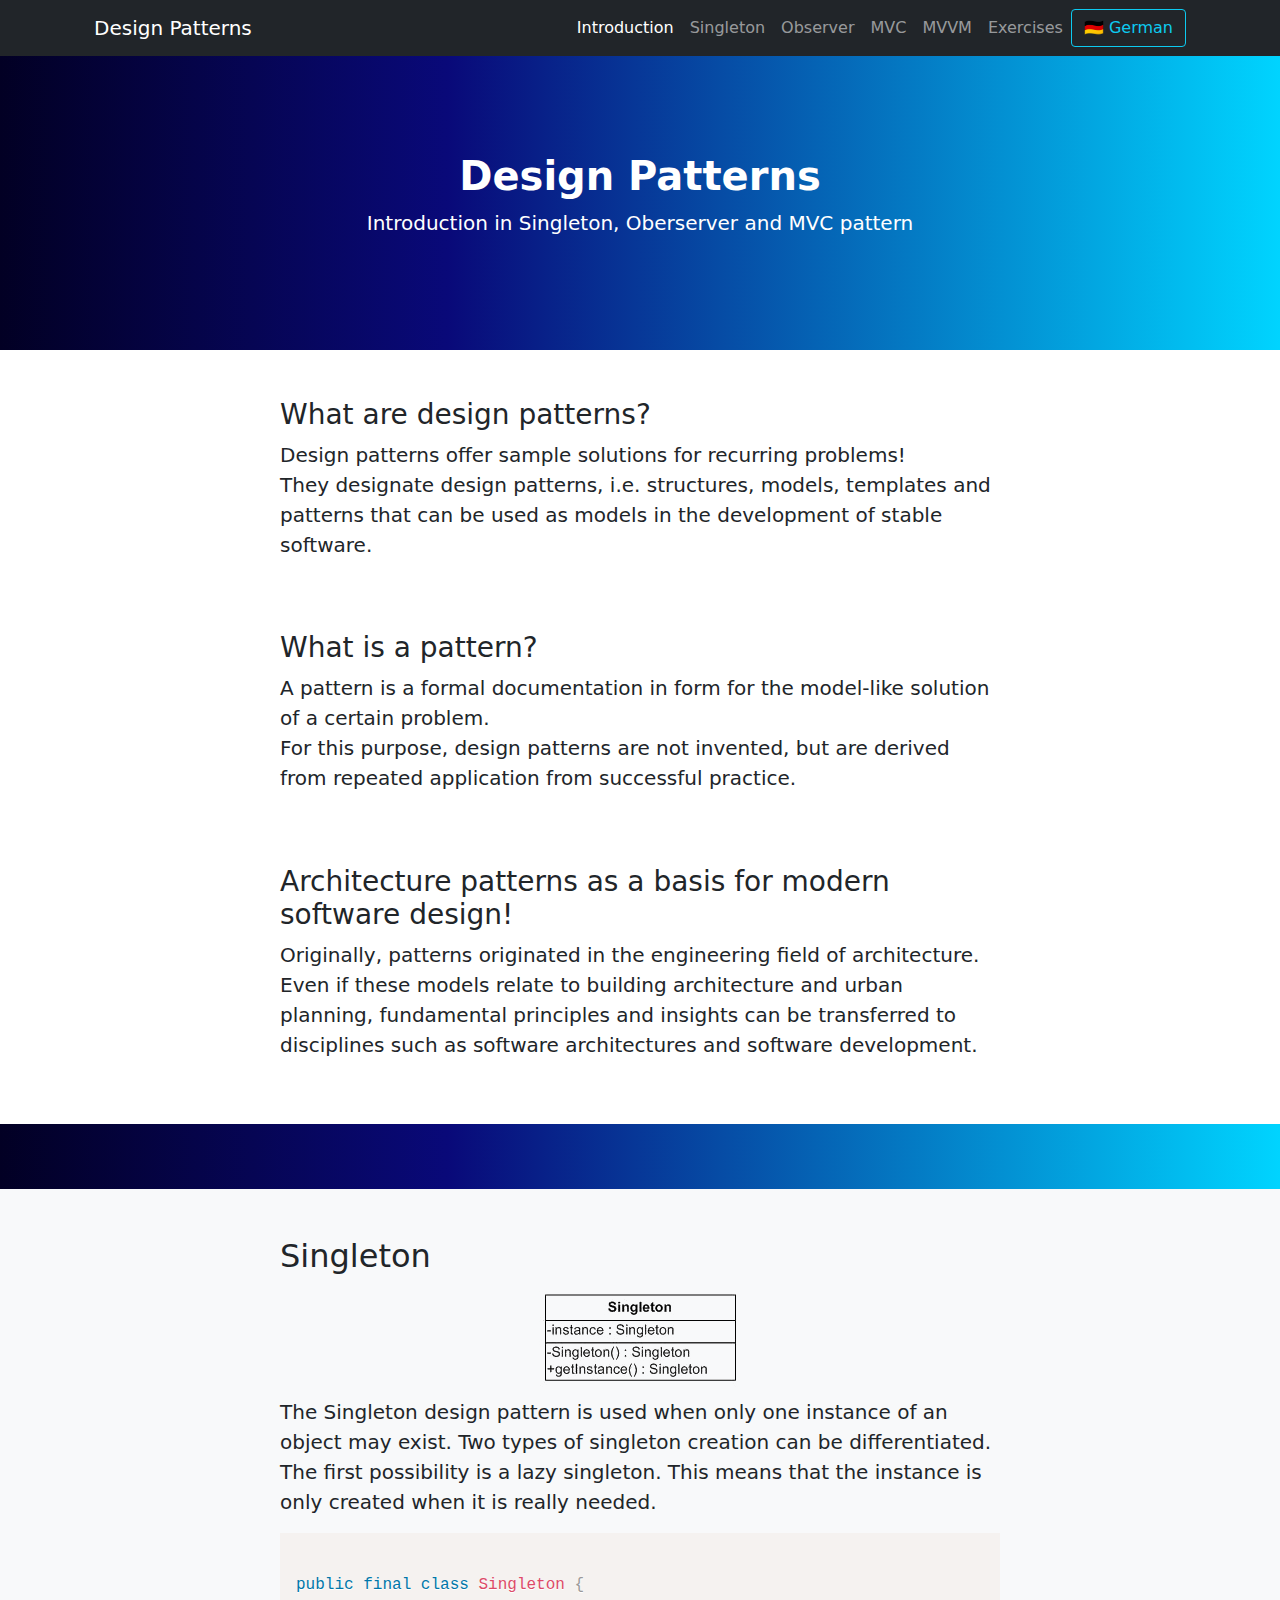
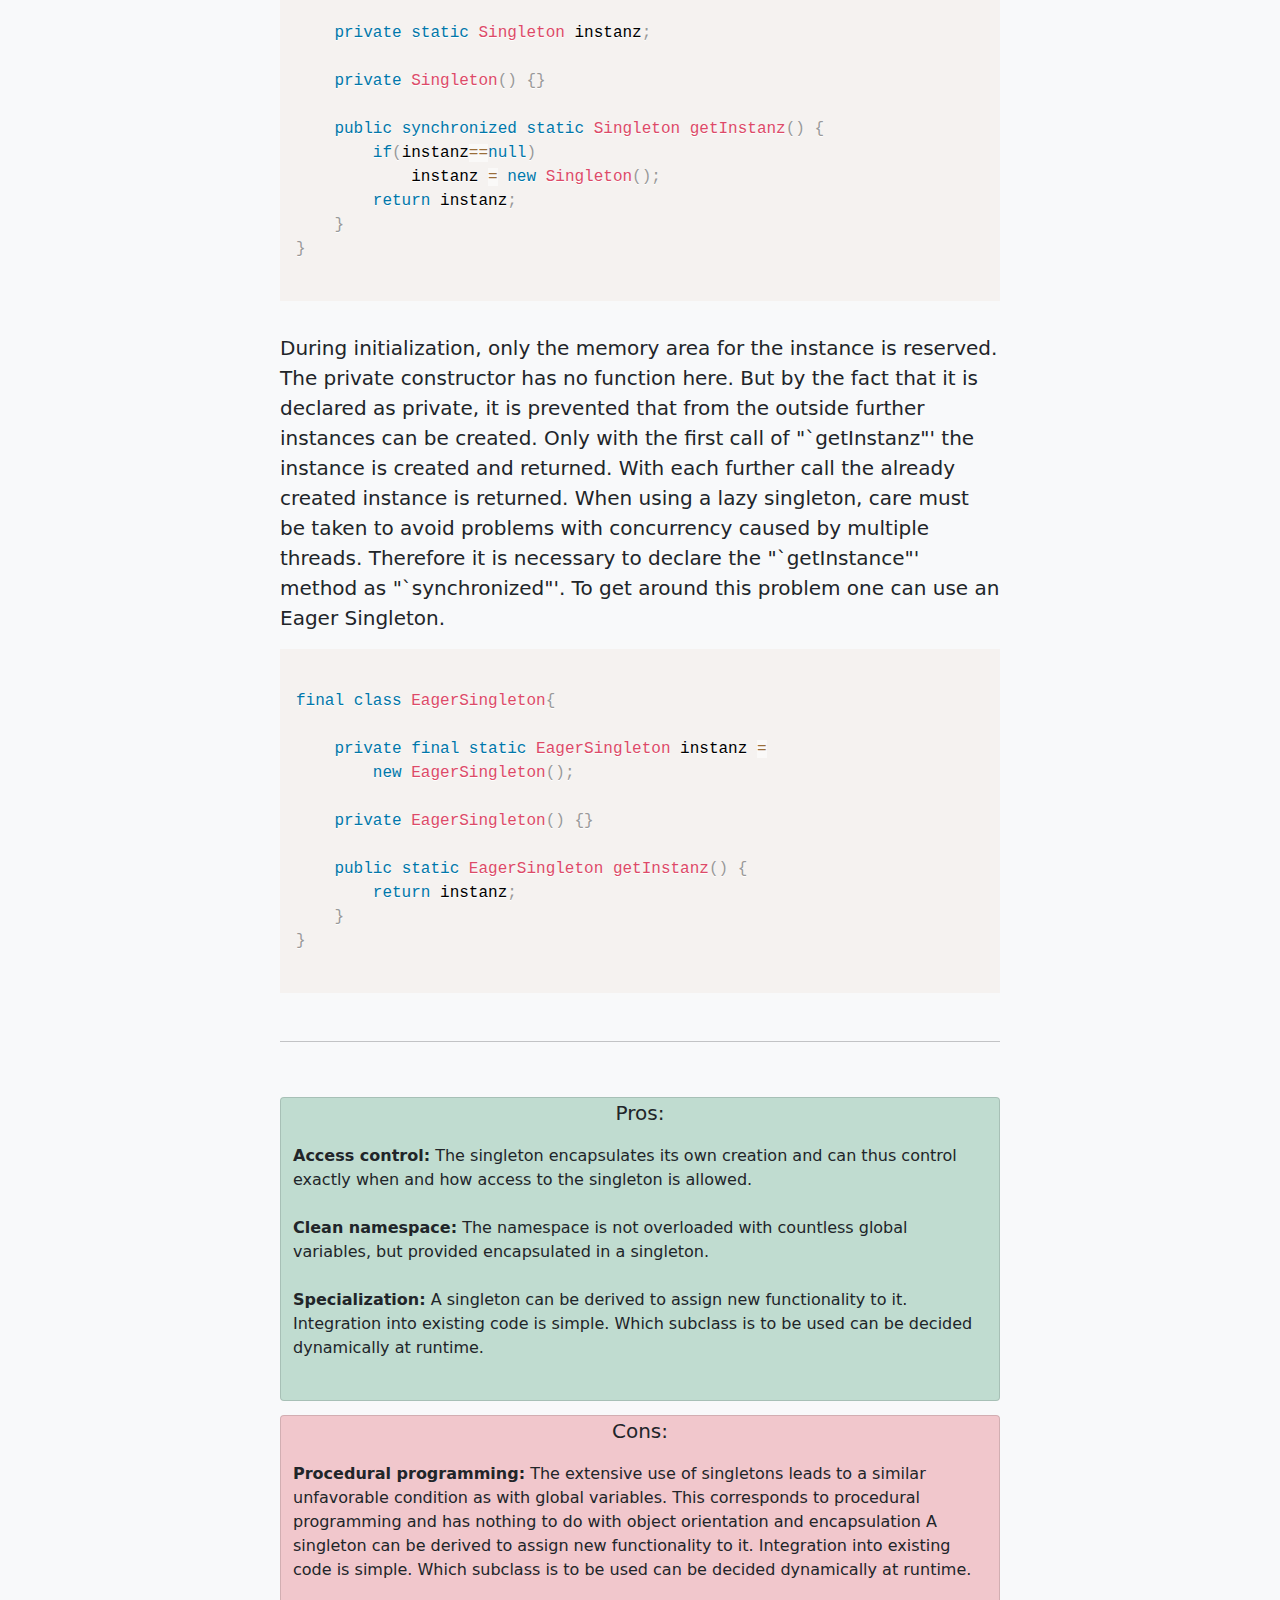
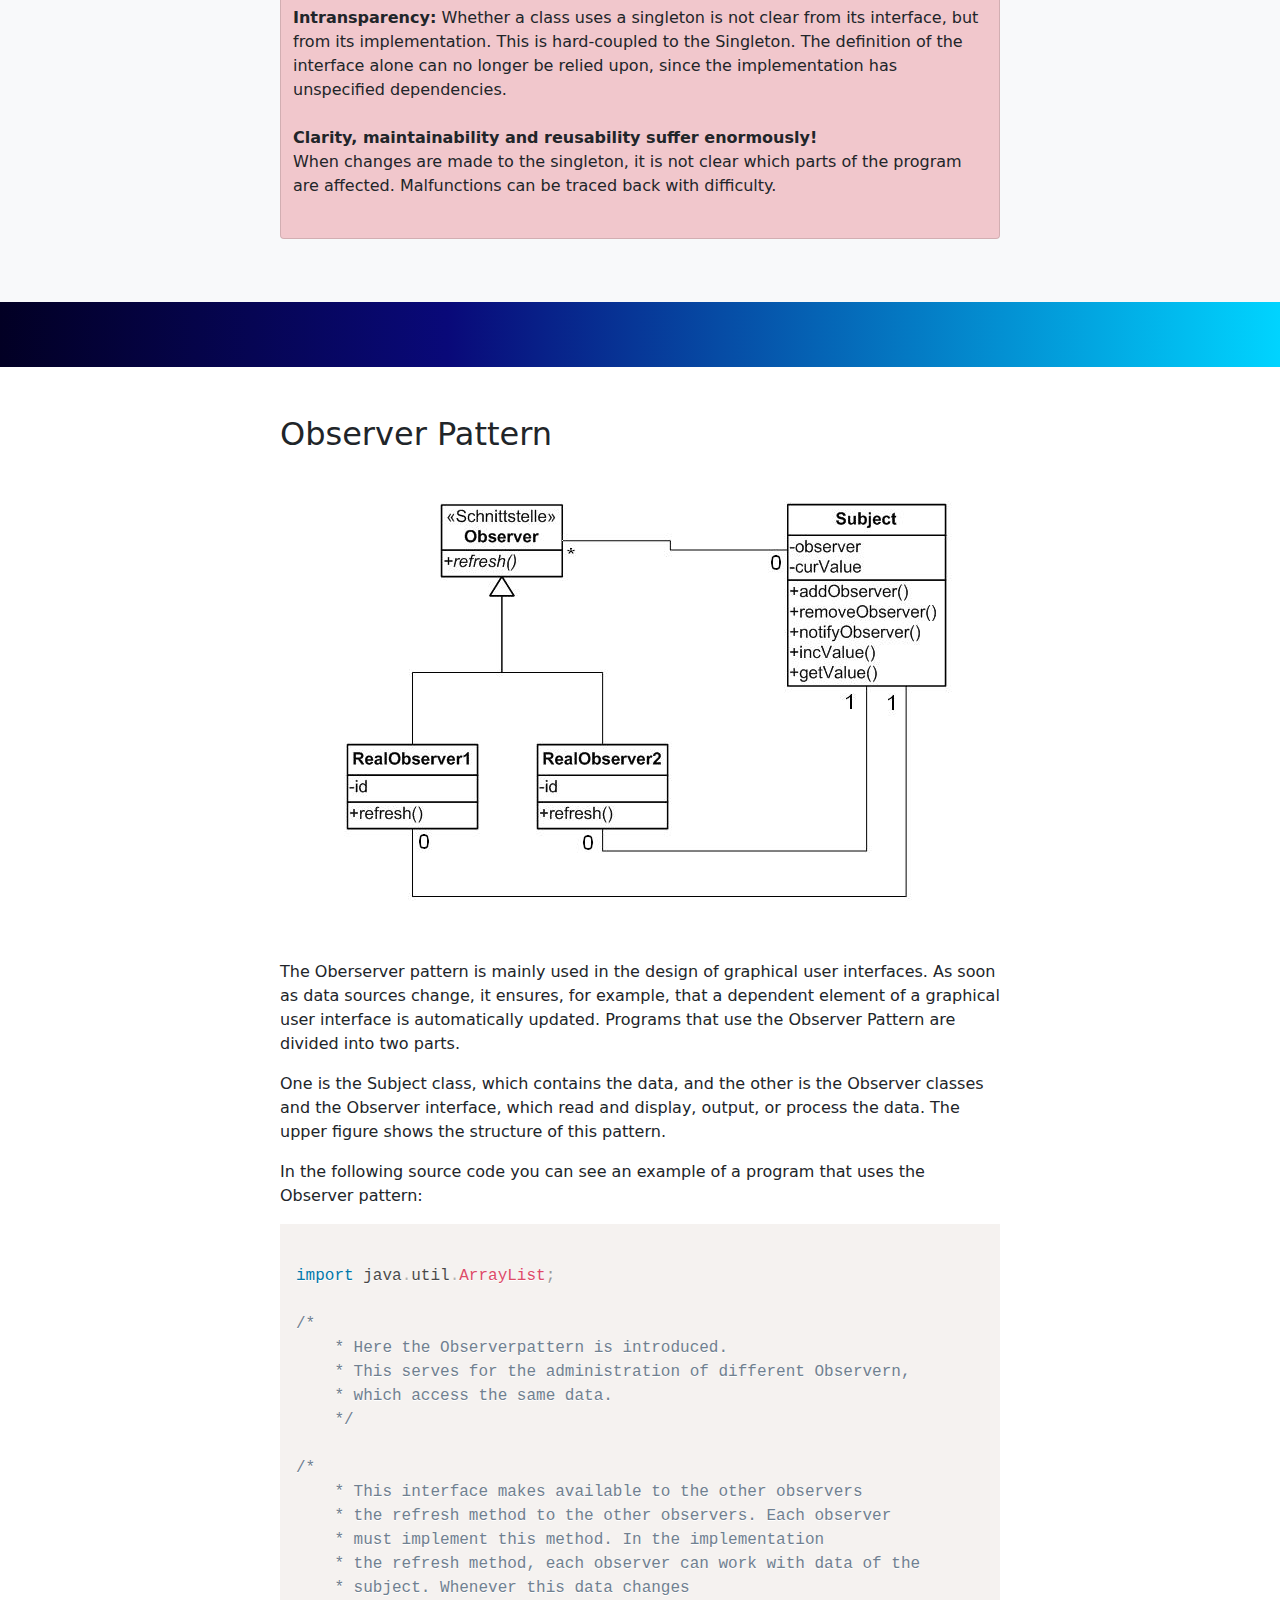
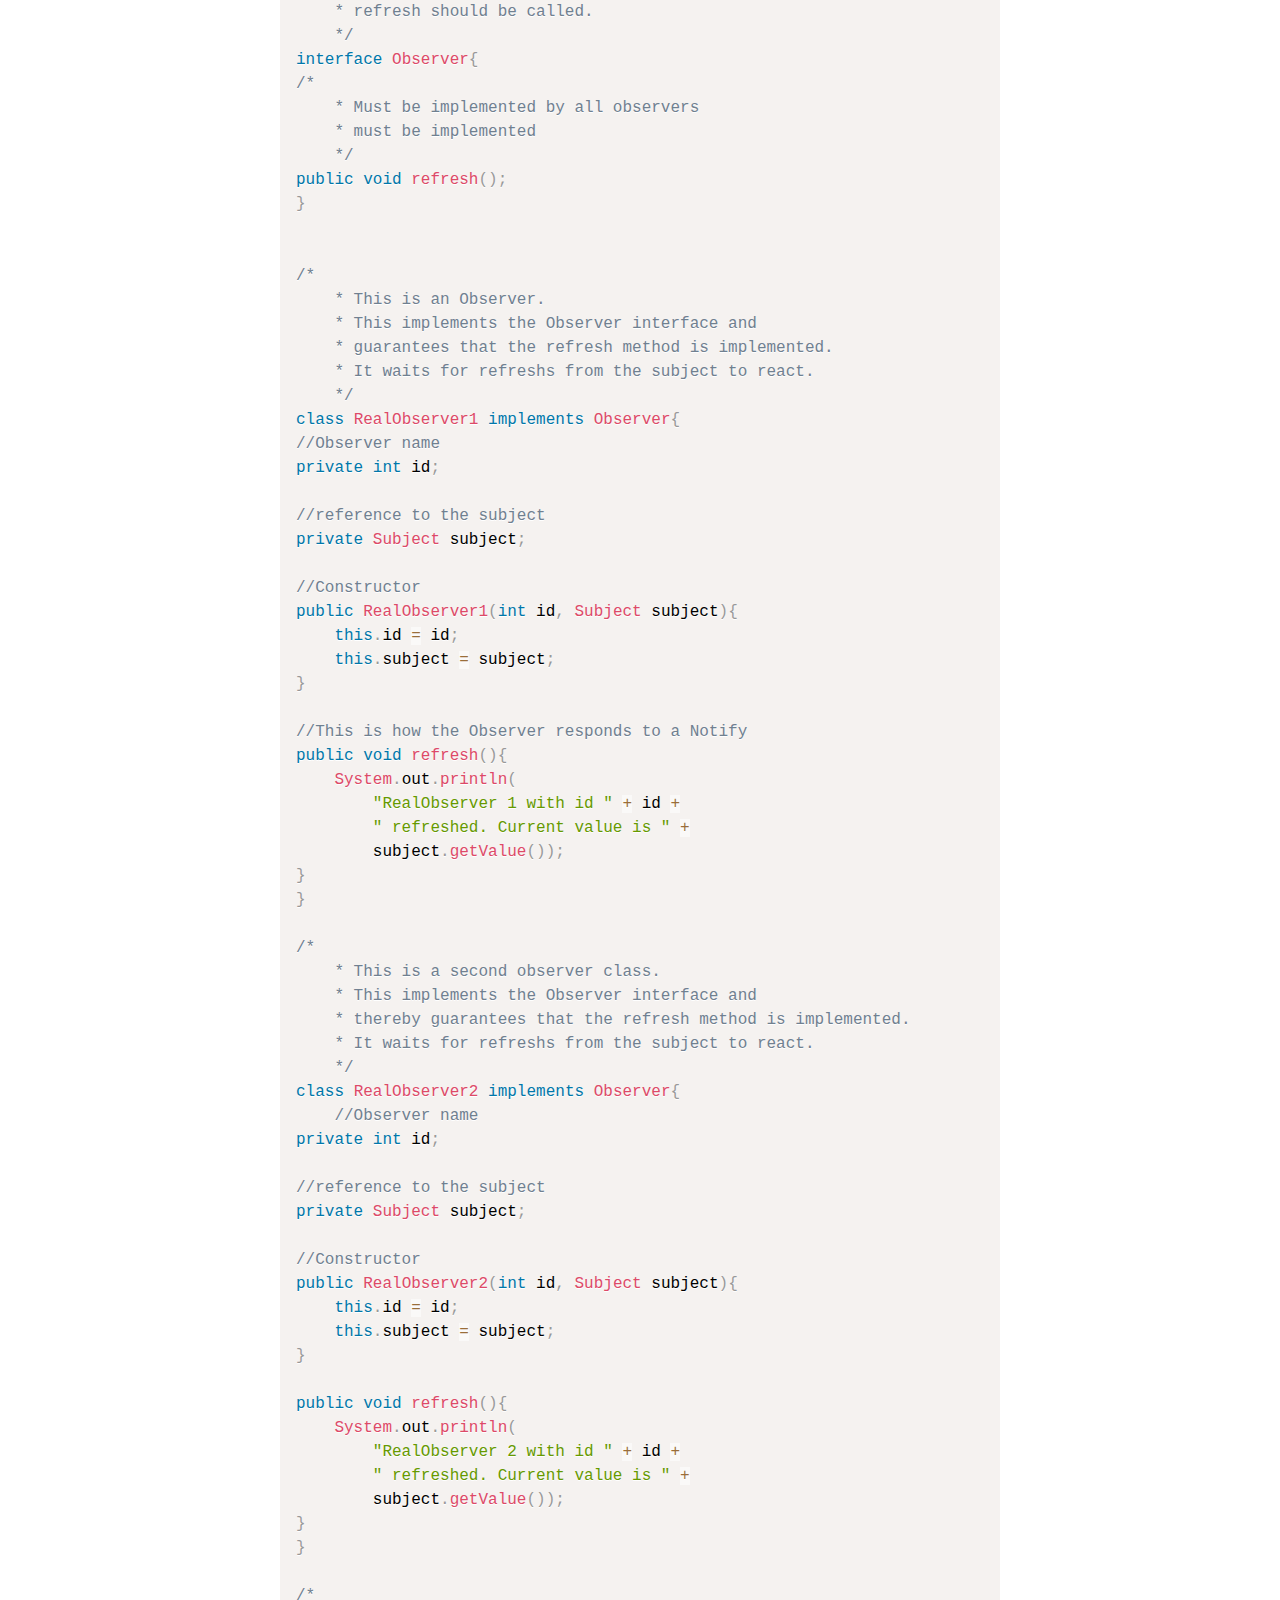
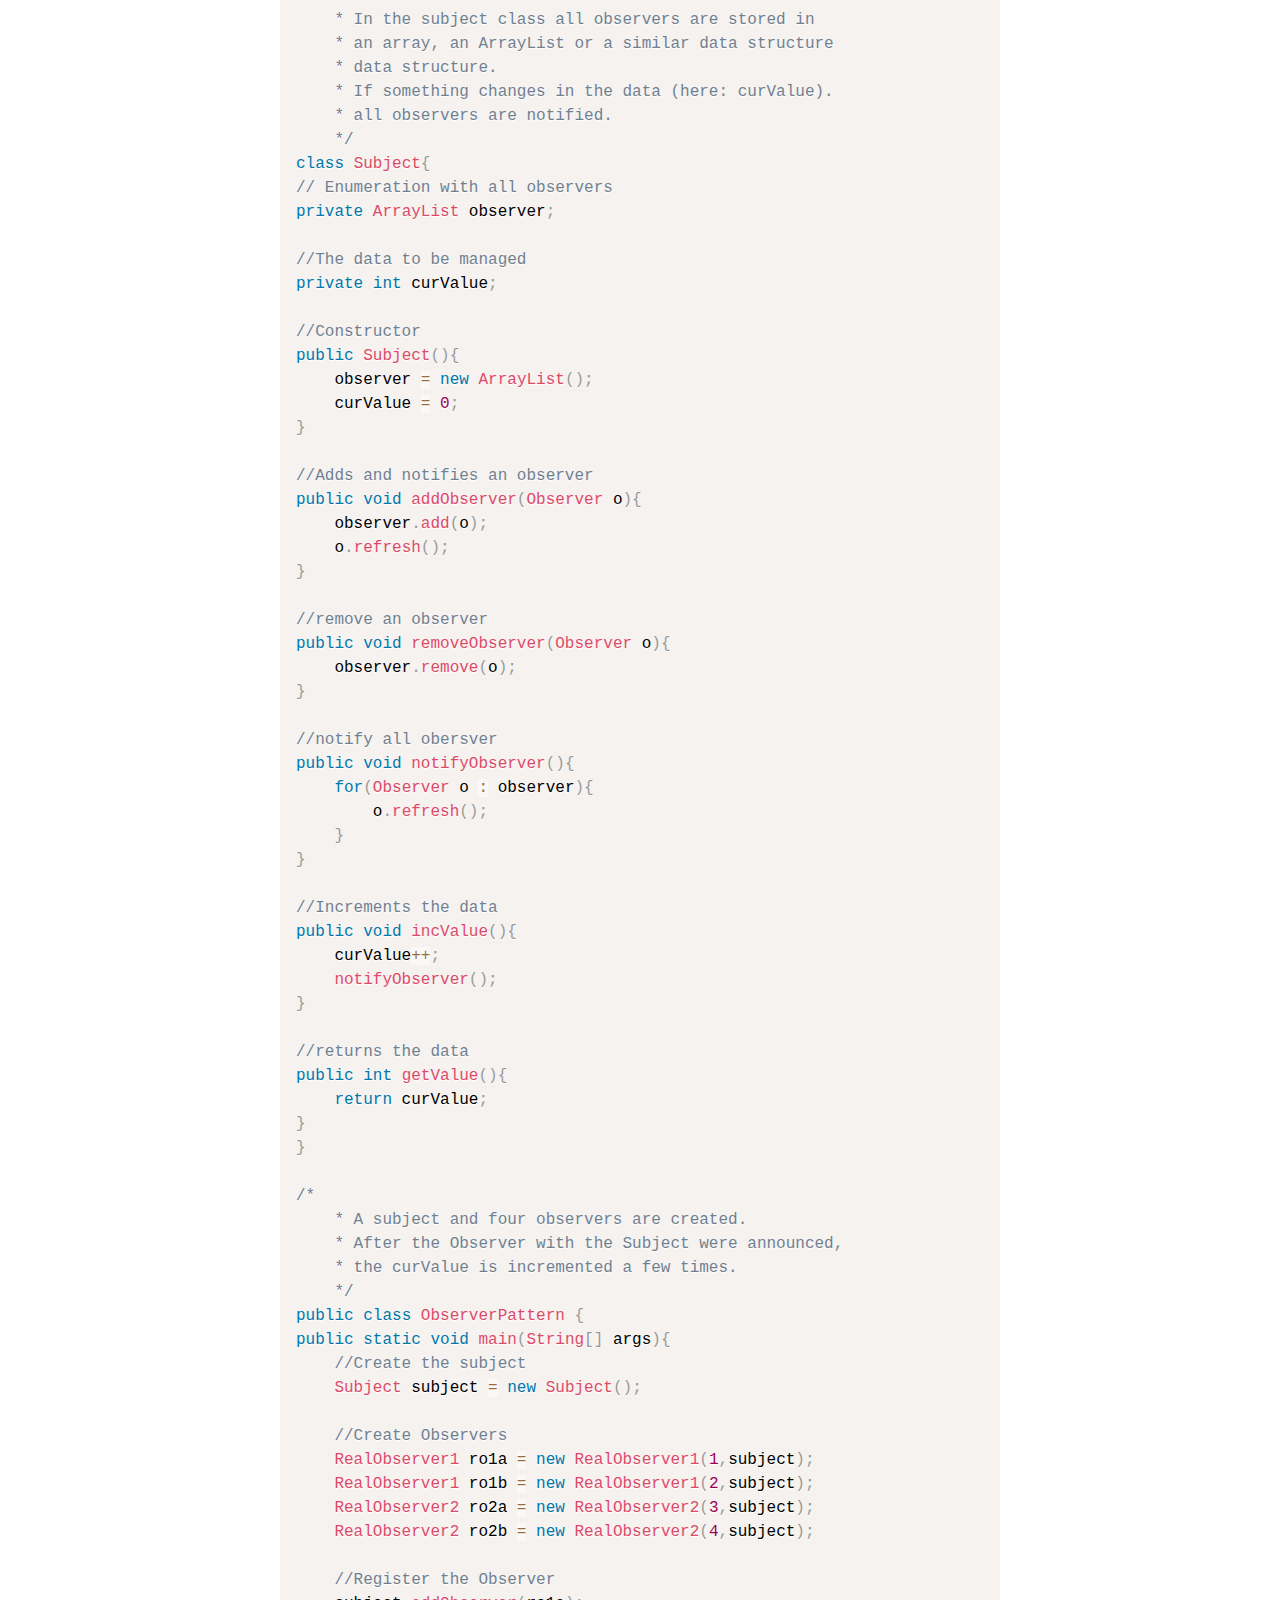
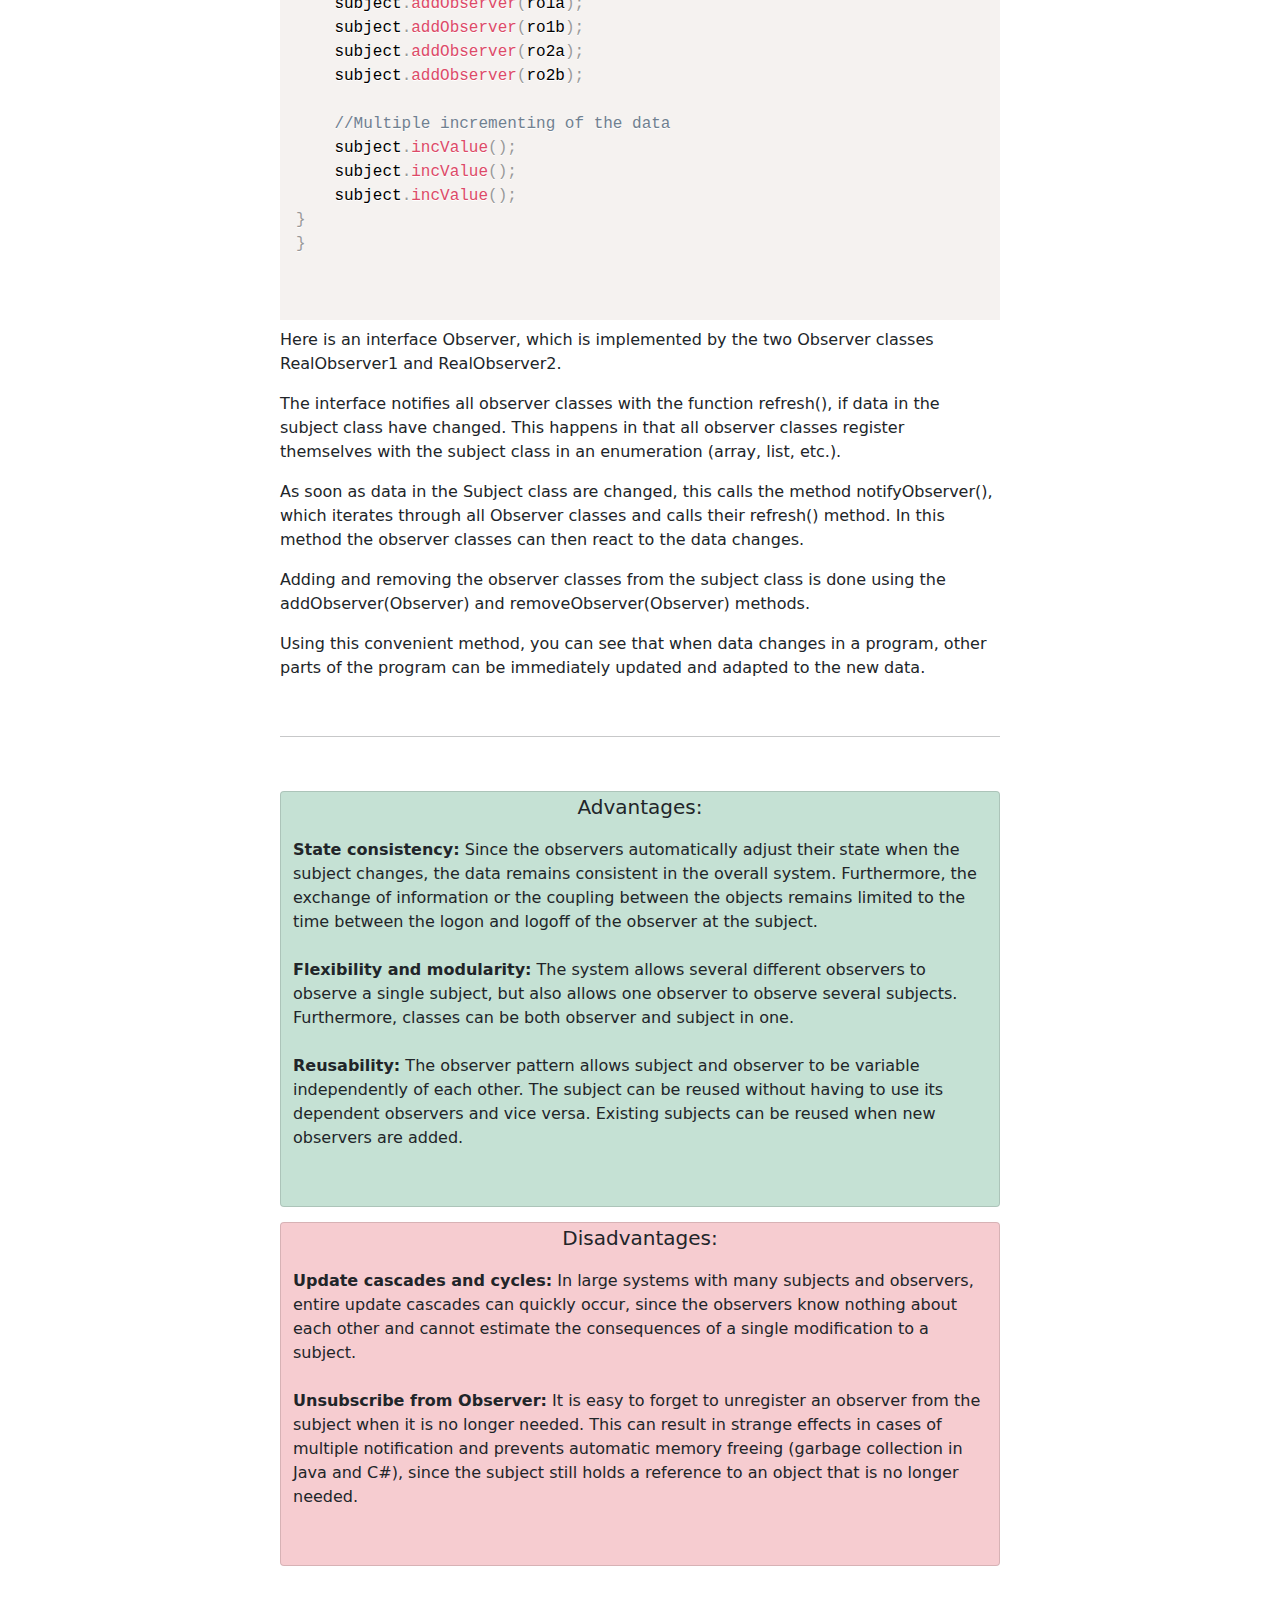
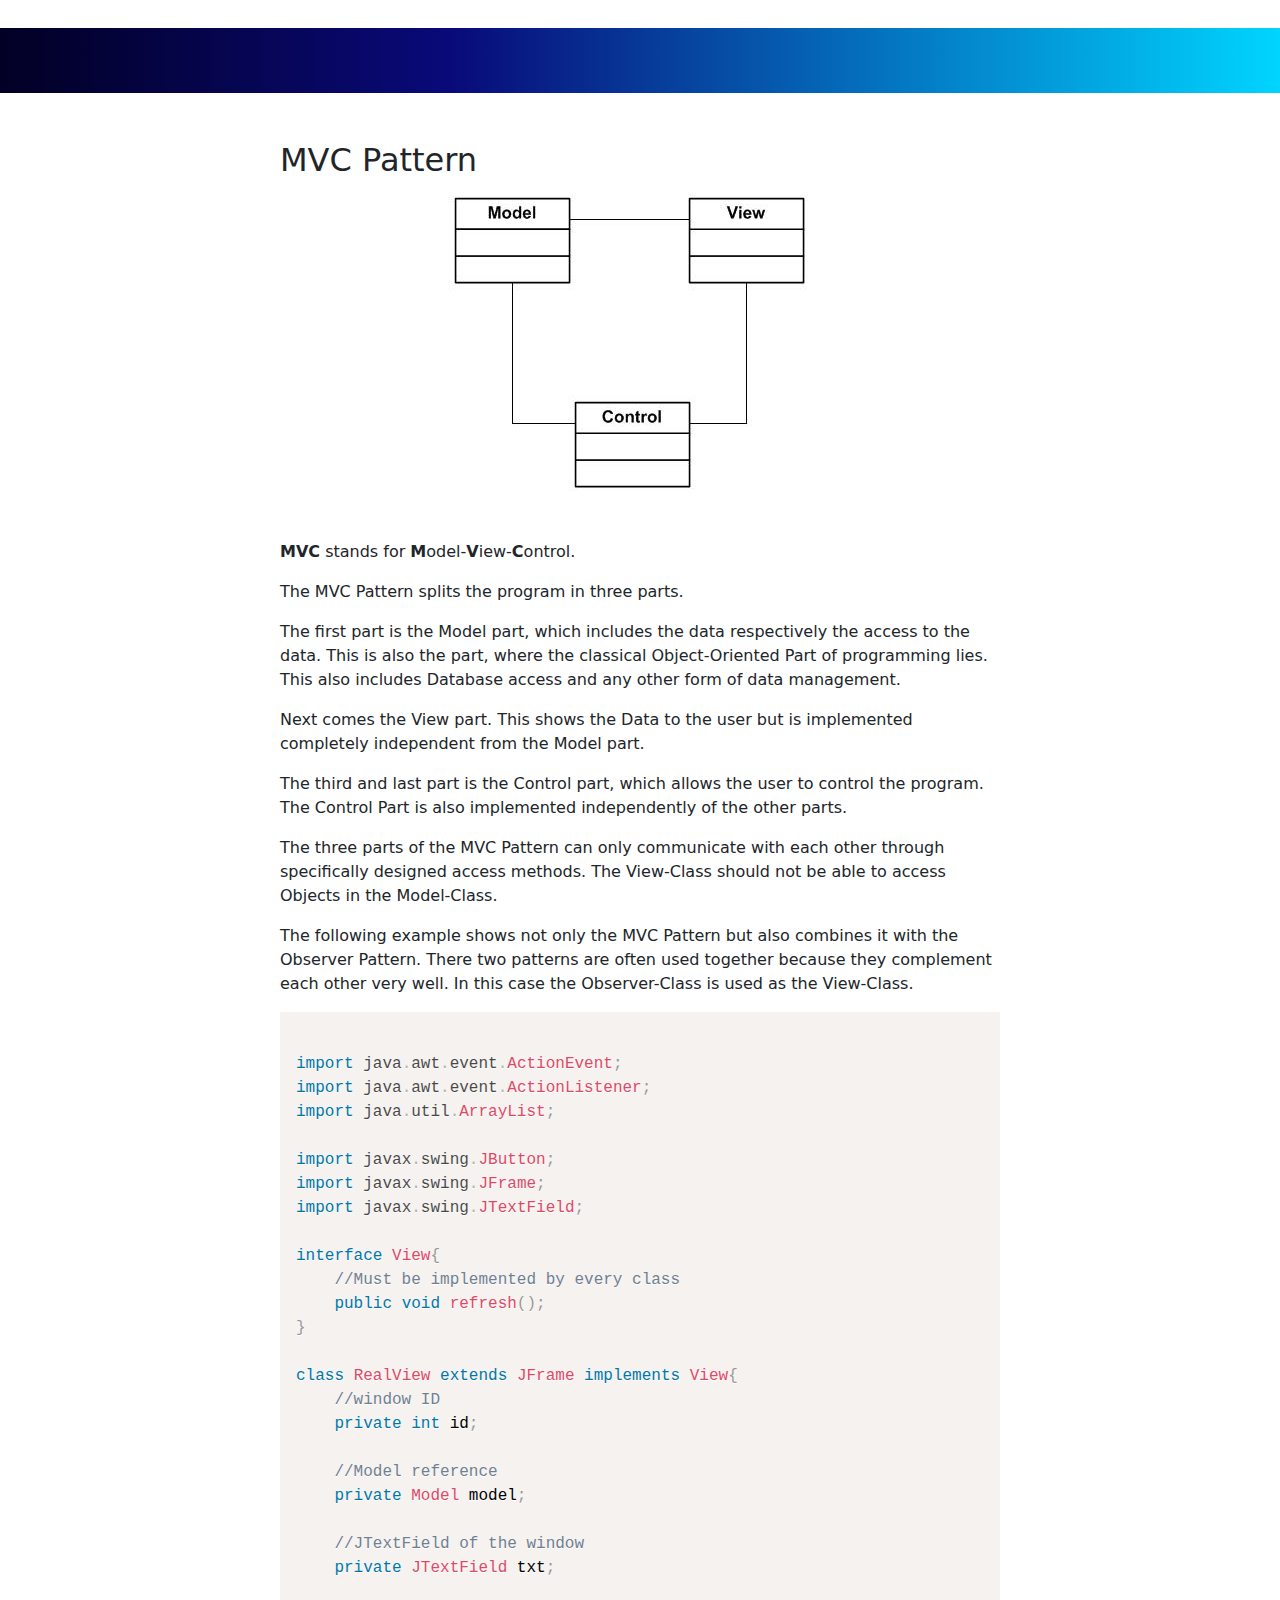
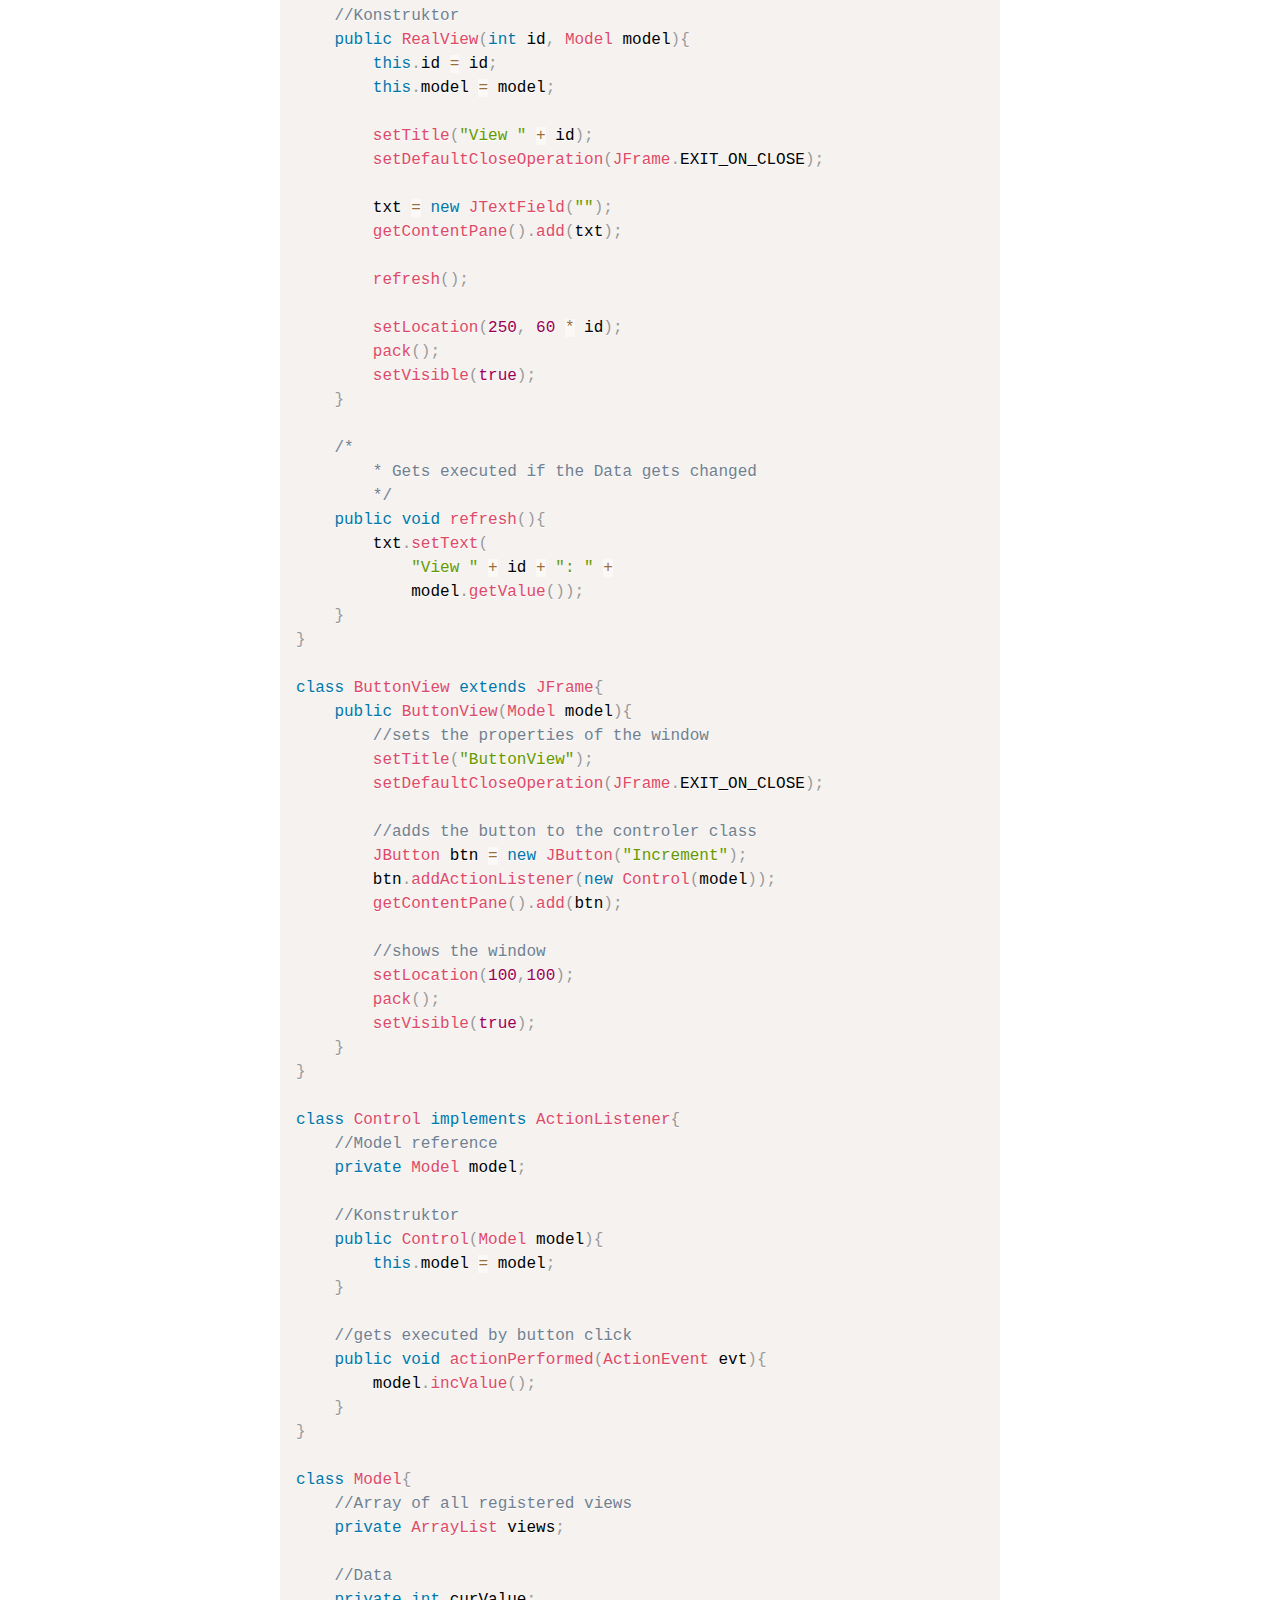
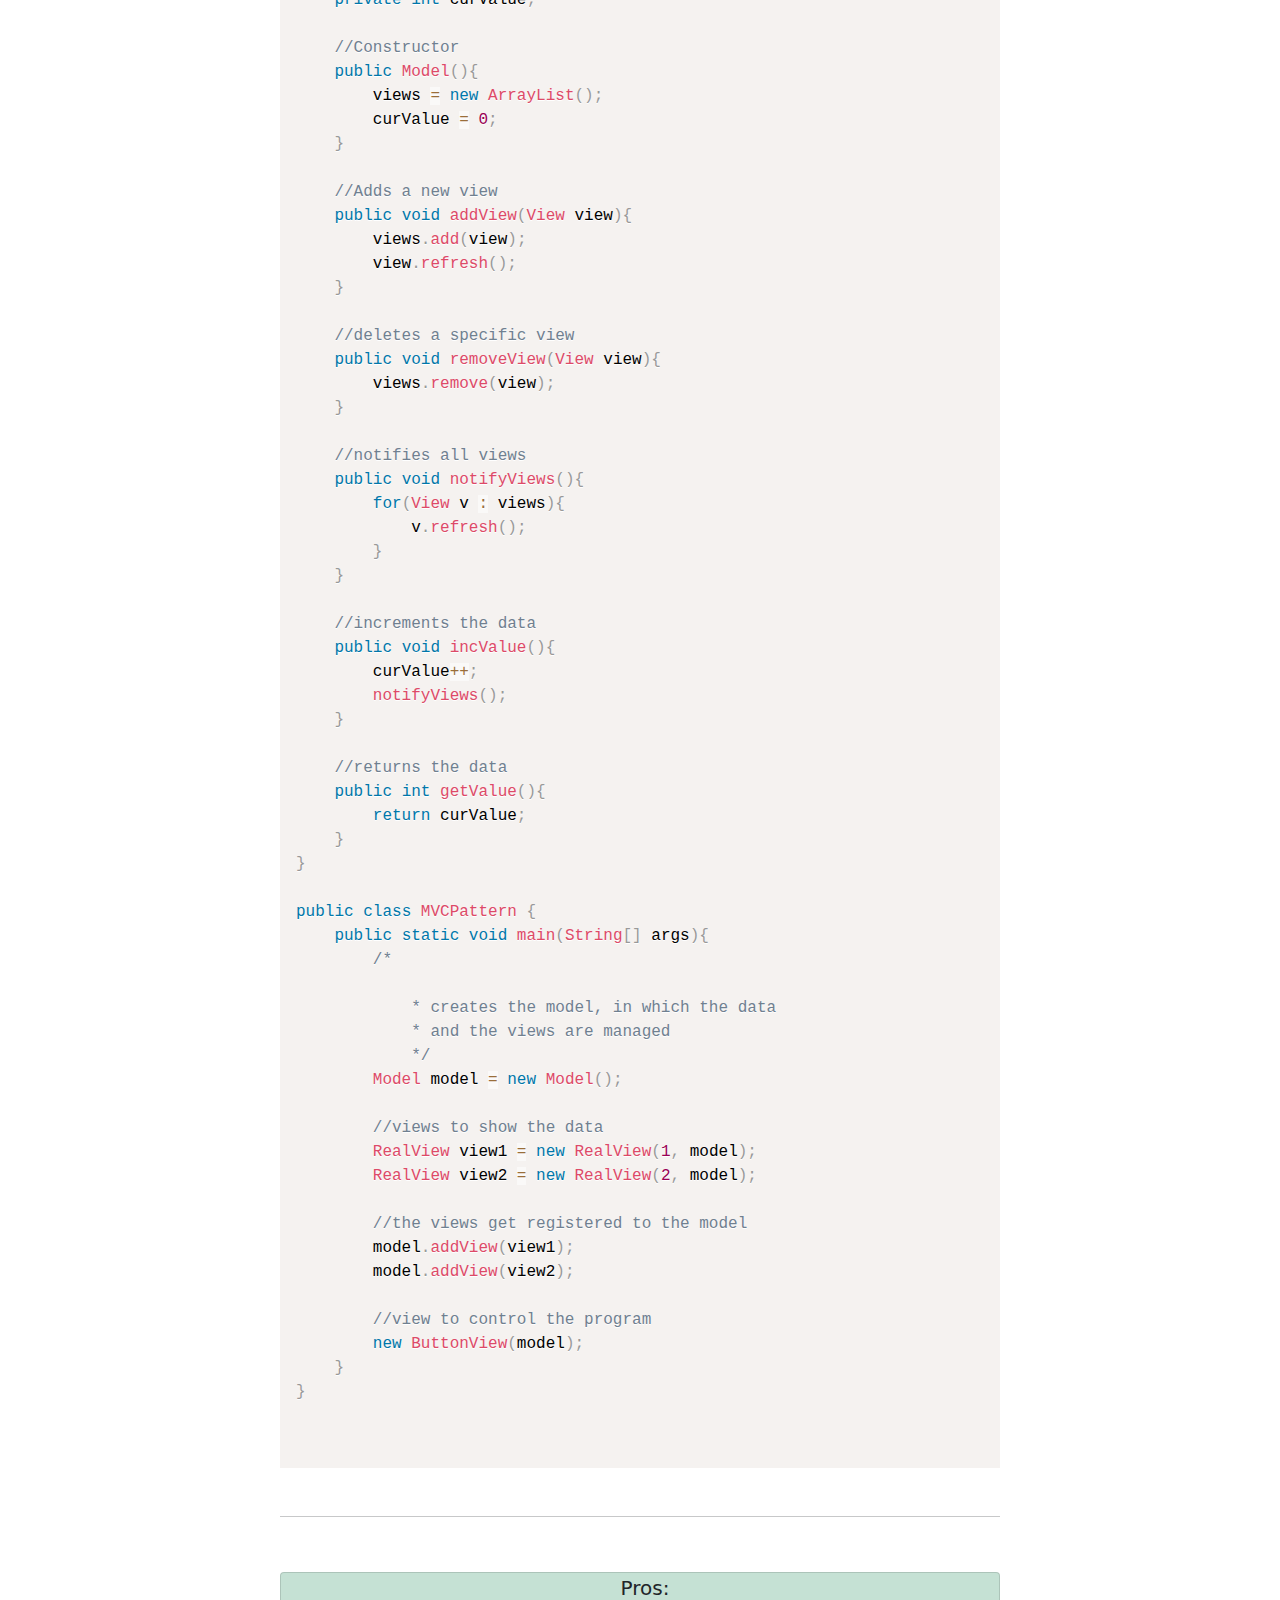
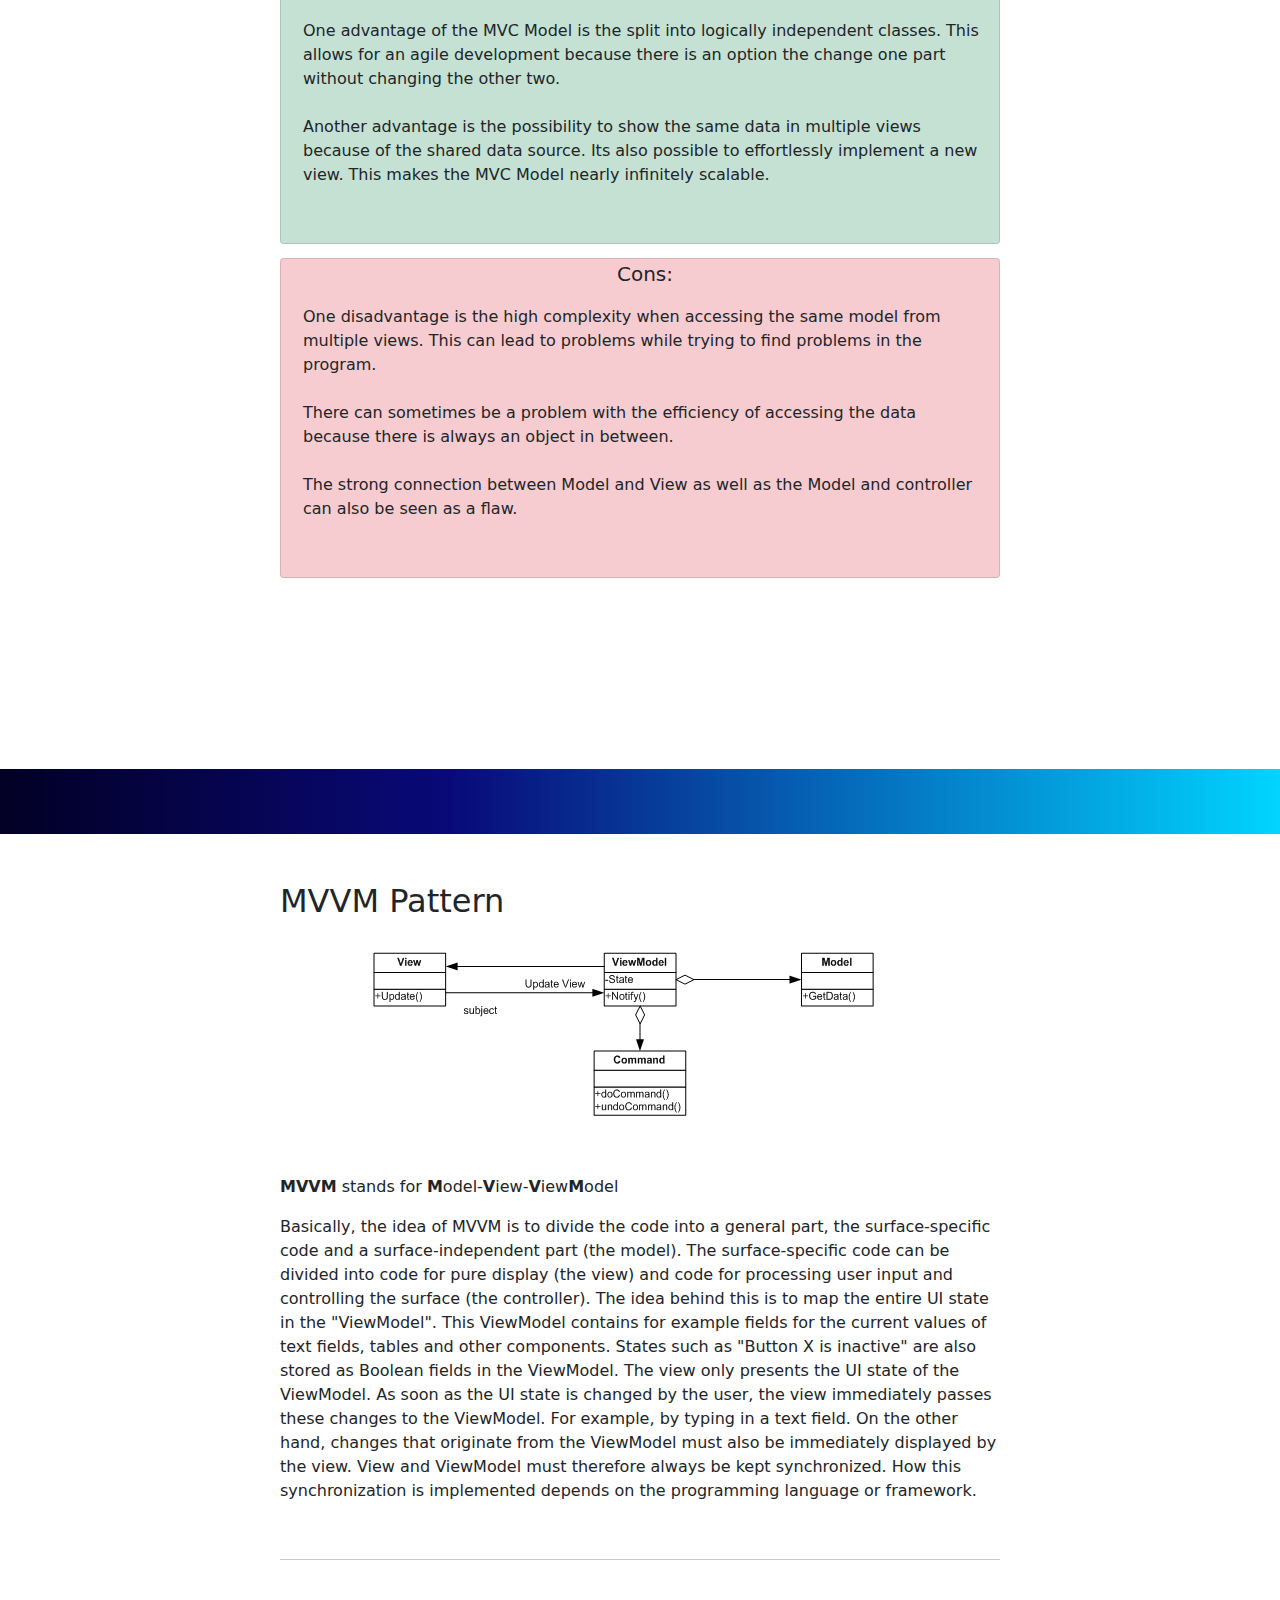
<file: index-en.html>
<!DOCTYPE html>
<html lang="en">
    <head>
        <meta charset="utf-8" />
        <meta name="viewport" content="width=device-width, initial-scale=1, shrink-to-fit=no" />
        <meta name="description" content="" />
        <meta name="author" content="" />
        <title>Design Patterns Introduction</title>
        <link rel="icon" type="image/x-icon" href="assets/favicon.ico" />
        <!-- Core theme CSS (includes Bootstrap)-->
        <link href="css/prism.css" rel="stylesheet"/>
        <link href="css/styles.css" rel="stylesheet" />
        <script type="text/javascript" src="./quiz/quiz.js"></script>
    </head>
    <body id="page-top">
        <!-- Navigation-->
        <nav class="navbar navbar-expand-lg navbar-dark bg-dark fixed-top" id="mainNav">
            <div class="container px-4">
                <a class="navbar-brand" href="#page-top">Design Patterns</a>
                <button class="navbar-toggler" type="button" data-bs-toggle="collapse" data-bs-target="#navbarResponsive" aria-controls="navbarResponsive" aria-expanded="false" aria-label="Toggle navigation"><span class="navbar-toggler-icon"></span></button>
                <div class="collapse navbar-collapse" id="navbarResponsive">
                    <ul class="navbar-nav ms-auto">
                        <li class="nav-item"><a class="nav-link" href="#introduction">Introduction</a></li>
                        <li class="nav-item"><a class="nav-link" href="#singleton">Singleton</a></li>
                        <li class="nav-item"><a class="nav-link" href="#observer">Observer</a></li>
                        <li class="nav-item"><a class="nav-link" href="#mvc">MVC</a></li>
                        <li class="nav-item"><a class="nav-link" href="#mvvm">MVVM</a></li>
                        <li class="nav-item"><a class="nav-link" href="#exercises">Exercises</a></li>
                    </ul>
                </div>
                <a class="btn btn-outline-info" href="index.html">
                    🇩🇪 German
                </a>
            </div>
        </nav>
        <!-- Header-->
        <header class="text-white" style="background: rgb(2,0,36); background: linear-gradient(90deg, rgba(2,0,36,1) 0%, rgba(9,9,121,1) 35%, rgba(0,212,255,1) 100%);">
            <div class="container px-4 text-center">
                <h1 class="fw-bolder">Design Patterns</h1>
                <p class="lead">Introduction in Singleton, Oberserver and MVC pattern</p>
            </div>    
        </header>




        <!-- Einführung section-->
        <section id="introduction">
            <div class="container px-4">
                <div class="row gx-4 justify-content-center">
                    <div class="col-lg-8">
                        <h3>What are design patterns?</h3>
                        <p class="lead">
                            Design patterns offer <strong>sample solutions for recurring problems!</strong>
                            <br>
                            They designate design patterns, i.e. structures, models, templates and patterns that can be used as models in the development of stable software.
                        </p>
                    </div>
                    <div class="col-lg-8" style="padding-top: 5%;">
                        <h3>What is a pattern?</h3>
                        <p class="lead">
                            A pattern is a formal documentation in form for the model-like solution of a certain problem.
                            <br>
                            For this purpose, design patterns are not invented, but are derived from repeated application from successful practice.
                        </p>
                    </div>
                    <div class="col-lg-8" style="padding-top: 5%;">
                        <h3>Architecture patterns as a basis for modern software design!</h3>
                        <p class="lead">
                            Originally, patterns originated in the engineering field of architecture.
                            <br>
                            Even if these models relate to building architecture and urban planning, fundamental principles and insights can be transferred to disciplines such as software architectures and software development.
                        </p>
                    </div>
                </div>
            </div>
        </section>

        <!-- Spacer -->
        <div style="
            background: rgb(2,0,36);
            background: linear-gradient(90deg, rgba(2,0,36,1) 0%, rgba(9,9,121,1) 35%, rgba(0,212,255,1) 100%);
            height: 65px;
        "></div>

        <!-- Singleton section-->
        <section class="bg-light" id="singleton">
            <div class="container px-4">
                <div class="row gx-4 justify-content-center">

                    <div class="col-lg-8">
                        <h2>Singleton</h2>
                        <div class="text-center">
                            <img src="assets/umlSingleton.png"/>
                        </div>
                        <p class="lead">
                            The Singleton design pattern is used when only one instance of an object may exist. Two types of singleton creation can be differentiated. The first possibility is a lazy singleton. This means that the instance is only created when it is really needed.
                        </p>
                        <pre>
                            <code class="language-java">
public final class Singleton {

    private static Singleton instanz;
    
    private Singleton() {}
    
    public synchronized static Singleton getInstanz() {
        if(instanz==null)
            instanz = new Singleton();
        return instanz;
    }
}                           </code>
                        </pre>
                        <br>
                        <p class="lead">
                            During initialization, only the memory area for the instance is reserved. The private constructor has no function here. But by the fact that it is declared as private, it is prevented that from the outside further instances can be created. Only with the first call of "`getInstanz"' the instance is created and returned. With each further call the already created instance is returned. When using a lazy singleton, care must be taken to avoid problems with concurrency caused by multiple threads. Therefore it is necessary to declare the "`getInstance"' method as "`synchronized"'. To get around this problem one can use an Eager Singleton.
                        </p>
                        <pre>
                            <code class="language-java">
final class EagerSingleton{

    private final static EagerSingleton instanz = 
        new EagerSingleton();
    
    private EagerSingleton() {}
    
    public static EagerSingleton getInstanz() {
        return instanz;
    }
}                           </code>
                        </pre>

                    <!-- Pros and cons section-->
                    <br>
                    <hr>
                    <br>
                    <div>
                        <div class="row card bg-success bg-opacity-25" style="margin: 2% 0 2% 0;">
                            <p class="lead text-center">
                                <strong>Pros:</strong>
                            </p>
                            <p>
                                <strong>Access control:</strong> The singleton encapsulates its own creation and can thus control exactly when and how access to the singleton is allowed.
                                <br>
                                <br>
                                <strong>Clean namespace:</strong> The namespace is not overloaded with countless global variables, but provided encapsulated in a singleton.<br>
                                <br>
                                <strong>Specialization:</strong> A singleton can be derived to assign new functionality to it. Integration into existing code is simple. Which subclass is to be used can be decided dynamically at runtime.
                            </p>
                            <br>
                        </div>
                        <div class="row card bg-danger bg-opacity-25" style="margin: 2% 0 2% 0;">
                            <p class="lead text-center">
                                <strong>Cons:</strong>
                            </p>
                            <p>
                                <strong>Procedural programming:</strong> The extensive use of singletons leads to a similar unfavorable condition as with global variables. This corresponds to procedural programming and has nothing to do with object orientation and encapsulation
                                A singleton can be derived to assign new functionality to it. Integration into existing code is simple. Which subclass is to be used can be decided dynamically at runtime.
                                <br>
                                <br>
                                <strong>Intransparency:</strong> 
                                Whether a class uses a singleton is not clear from its interface, but from its implementation. This is hard-coupled to the Singleton. The definition of the interface alone can no longer be relied upon, since the implementation has unspecified dependencies.
                                <br>
                                <br>
                                <strong>Clarity, maintainability and reusability suffer enormously!</strong>
                                <br>
                                When changes are made to the singleton, it is not clear which parts of the program are affected. Malfunctions can be traced back with difficulty.
                            </p>
                            <br>
                        </div>
                    </div>

                    </div>
                </div>
            </div>
        </section>

        <!-- Spacer -->
        <div style="
            background: rgb(2,0,36);
            background: linear-gradient(90deg, rgba(2,0,36,1) 0%, rgba(9,9,121,1) 35%, rgba(0,212,255,1) 100%);
            height: 65px;
        "></div>

        <!-- Observer section-->
        <section id="observer">
            <div class="container px-4">
                <div class="row gx-4 justify-content-center">
                    <div class="col-lg-8">
                        <h2>Observer Pattern</h2>
                        <div class="text-center">
                            <img src="assets/umlObserver.jpg" />
                        </div>
                        <p class="lead">
                            <p>
                                The Oberserver pattern is mainly used in the design of graphical user interfaces. As soon as data sources change, it ensures, for example, that a dependent element of a graphical user interface is automatically updated. Programs that use the Observer Pattern are divided into two parts.
                                </p>
                                <p>
                                One is the Subject class, which contains the data, and the other is the Observer classes and the Observer interface, which read and display, output, or process the data. The upper figure shows the structure of this pattern. 
                                </p>
                                <p>
                                In the following source code you can see an example of a program that uses the Observer pattern:
                                </p>


                                <pre>
                            <code class="language-java">
import java.util.ArrayList;

/*
    * Here the Observerpattern is introduced.
    * This serves for the administration of different Observern,
    * which access the same data.
    */

/*
    * This interface makes available to the other observers
    * the refresh method to the other observers. Each observer
    * must implement this method. In the implementation
    * the refresh method, each observer can work with data of the
    * subject. Whenever this data changes
    * refresh should be called.
    */
interface Observer{
/*
    * Must be implemented by all observers 
    * must be implemented
    */
public void refresh();
}


/*
    * This is an Observer.
    * This implements the Observer interface and
    * guarantees that the refresh method is implemented.
    * It waits for refreshs from the subject to react.
    */
class RealObserver1 implements Observer{
//Observer name
private int id;

//reference to the subject
private Subject subject;

//Constructor
public RealObserver1(int id, Subject subject){
    this.id = id;
    this.subject = subject;
}

//This is how the Observer responds to a Notify
public void refresh(){
    System.out.println(
        "RealObserver 1 with id " + id + 
        " refreshed. Current value is " + 
        subject.getValue());
}
}

/*
    * This is a second observer class.
    * This implements the Observer interface and
    * thereby guarantees that the refresh method is implemented.
    * It waits for refreshs from the subject to react.
    */
class RealObserver2 implements Observer{
    //Observer name
private int id;

//reference to the subject
private Subject subject;

//Constructor
public RealObserver2(int id, Subject subject){
    this.id = id;
    this.subject = subject;
}

public void refresh(){
    System.out.println(
        "RealObserver 2 with id " + id + 
        " refreshed. Current value is " + 
        subject.getValue());
}
}

/*
    * In the subject class all observers are stored in
    * an array, an ArrayList or a similar data structure
    * data structure.
    * If something changes in the data (here: curValue).
    * all observers are notified.
    */
class Subject{
// Enumeration with all observers
private ArrayList observer;

//The data to be managed
private int curValue;

//Constructor
public Subject(){
    observer = new ArrayList();
    curValue = 0;
}

//Adds and notifies an observer
public void addObserver(Observer o){
    observer.add(o);
    o.refresh();
}

//remove an observer
public void removeObserver(Observer o){
    observer.remove(o);
}

//notify all obersver
public void notifyObserver(){
    for(Observer o : observer){
        o.refresh();
    }
}

//Increments the data
public void incValue(){
    curValue++;
    notifyObserver();
}

//returns the data
public int getValue(){
    return curValue;
}
}

/*
    * A subject and four observers are created.
    * After the Observer with the Subject were announced,
    * the curValue is incremented a few times.
    */
public class ObserverPattern {
public static void main(String[] args){
    //Create the subject
    Subject subject = new Subject();
    
    //Create Observers
    RealObserver1 ro1a = new RealObserver1(1,subject);
    RealObserver1 ro1b = new RealObserver1(2,subject);
    RealObserver2 ro2a = new RealObserver2(3,subject);
    RealObserver2 ro2b = new RealObserver2(4,subject);
    
    //Register the Observer
    subject.addObserver(ro1a);
    subject.addObserver(ro1b);
    subject.addObserver(ro2a);
    subject.addObserver(ro2b);
    
    //Multiple incrementing of the data
    subject.incValue();
    subject.incValue();
    subject.incValue();
}
}
                            </code>
                        </pre>
                        <p>
                            Here is an interface Observer, which is implemented by the two Observer classes RealObserver1 and RealObserver2.
                        </p>
                        <p>
                            The interface notifies all observer classes with the function refresh(), if data in the subject class have changed. This happens in that all observer classes register themselves with the subject class in an enumeration (array, list, etc.). 
                        </p>
                        <p>
                            As soon as data in the Subject class are changed, this calls the method notifyObserver(), which iterates through all Observer classes and calls their refresh() method. In this method the observer classes can then react to the data changes.  
                        </p>
                        <p>
                            Adding and removing the observer classes from the subject class is done using the addObserver(Observer) and removeObserver(Observer) methods. 
                        </p>
                        <p>
                            Using this convenient method, you can see that when data changes in a program, other parts of the program can be immediately updated and adapted to the new data.
                        </p>
                        <!-- Pros and cons section-->
                        <br>
                        <hr>
                        <br>
                        <div>
                            <div class="row card bg-success bg-opacity-25" style="margin: 2% 0 2% 0;">
                                <p class="lead text-center">
                                    <strong>Advantages:</strong>
                                    <p>
                                        <strong>State consistency:</strong>
                                        Since the observers automatically adjust their state when the subject changes, the data remains consistent in the overall system. Furthermore, the exchange of information or the coupling between the objects remains limited to the time between the logon and logoff of the observer at the subject.
                                        <br>
                                        <br>
                                        <strong>Flexibility and modularity:</strong>
                                        The system allows several different observers to observe a single subject, but also allows one observer to observe several subjects. Furthermore, classes can be both observer and subject in one.
                                        <br>
                                        <br>
                                        <strong>Reusability:</strong>
                                        The observer pattern allows subject and observer to be variable independently of each other. The subject can be reused without having to use its dependent observers and vice versa. Existing subjects can be reused when new observers are added.

                                    </p>
                                </p>
                                <br>
                            </div>
                            <div class="row card bg-danger bg-opacity-25" style="margin: 2% 0 2% 0;">
                                <p class="lead text-center">
                                    <strong>Disadvantages:</strong>
                                    <p>
                                        <strong>Update cascades and cycles:</strong>
                                        In large systems with many subjects and observers, entire update cascades can quickly occur, since the observers know nothing about each other and cannot estimate the consequences of a single modification to a subject.
                                        <br>
                                        <br>
                                        <strong>Unsubscribe from Observer:</strong>
                                        It is easy to forget to unregister an observer from the subject when it is no longer needed. This can result in strange effects in cases of multiple notification and prevents automatic memory freeing (garbage collection in Java and C#), since the subject still holds a reference to an object that is no longer needed.
                                    </p>
                                </p>
                                <br>
                            </div>
                        </div>
                    </div>
                </div>
            </div>
        </section>

        <!-- Spacer -->
        <div style="
            background: rgb(2,0,36);
            background: linear-gradient(90deg, rgba(2,0,36,1) 0%, rgba(9,9,121,1) 35%, rgba(0,212,255,1) 100%);
            height: 65px;
        "></div>

        <!-- MVC section-->
        <section id="mvc">
            <div class="container px-4">
                <div class="row gx-4 justify-content-center">
                    <div class="col-lg-8">
                        <h2>MVC Pattern</h2>
                        <div class="text-center">
                            <img src="assets/umlMVC.jpg" />
                        </div>
                        <p class="lead">
                            <p><b>MVC</b> stands for <b>M</b>odel-<b>V</b>iew-<b>C</b>ontrol.</p>

                            <p>The MVC Pattern splits the program in three parts. 
                            </p>
                            <p>
                                The first part is the Model part, which includes the data respectively the access to the data. This is also the part, where the classical Object-Oriented Part of programming lies. This also includes Database access and any other form of data management.
                            </p>
                            <p>
                                Next comes the View part. This shows the Data to the user but is implemented completely independent from the Model part.
                            </p>
                            <p>
                                The third and last part is the Control part, which allows the user to control the program. The Control Part is also implemented independently of the other parts.
                            </p>
                            <p>
                                The three parts of the MVC Pattern can only communicate with each other through specifically designed access methods. The View-Class should not be able to access Objects in the Model-Class.
                            </p>
                            <p>
                                The following example shows not only the MVC Pattern but also combines it with the Observer Pattern. There two patterns are often used together because they complement each other very well. In this case the Observer-Class is used as the View-Class.
                            </p>
                        </p>
                        <pre>
                            <code class="language-java">
import java.awt.event.ActionEvent;
import java.awt.event.ActionListener;
import java.util.ArrayList;

import javax.swing.JButton;
import javax.swing.JFrame;
import javax.swing.JTextField;

interface View{
    //Must be implemented by every class
    public void refresh();
}

class RealView extends JFrame implements View{
    //window ID
    private int id;
    
    //Model reference
    private Model model;
    
    //JTextField of the window
    private JTextField txt;
    
    //Konstruktor
    public RealView(int id, Model model){
        this.id = id;
        this.model = model;
        
        setTitle("View " + id);
        setDefaultCloseOperation(JFrame.EXIT_ON_CLOSE);
        
        txt = new JTextField("");
        getContentPane().add(txt);
        
        refresh();
        
        setLocation(250, 60 * id);
        pack();
        setVisible(true);
    }
    
    /*
        * Gets executed if the Data gets changed
        */
    public void refresh(){
        txt.setText(
            "View " + id + ": " + 
            model.getValue());
    }
}

class ButtonView extends JFrame{	
    public ButtonView(Model model){		
        //sets the properties of the window
        setTitle("ButtonView");
        setDefaultCloseOperation(JFrame.EXIT_ON_CLOSE);
        
        //adds the button to the controler class
        JButton btn = new JButton("Increment");
        btn.addActionListener(new Control(model));
        getContentPane().add(btn);
        
        //shows the window
        setLocation(100,100);
        pack();
        setVisible(true);		
    }
}

class Control implements ActionListener{
    //Model reference
    private Model model;
    
    //Konstruktor
    public Control(Model model){
        this.model = model;
    }
    
    //gets executed by button click
    public void actionPerformed(ActionEvent evt){
        model.incValue();
    }
}

class Model{
    //Array of all registered views
    private ArrayList views;
    
    //Data
    private int curValue;
    
    //Constructor
    public Model(){
        views = new ArrayList();
        curValue = 0;
    }
    
    //Adds a new view
    public void addView(View view){
        views.add(view);
        view.refresh();
    }
    
    //deletes a specific view
    public void removeView(View view){
        views.remove(view);
    }
    
    //notifies all views
    public void notifyViews(){
        for(View v : views){
            v.refresh();
        }
    }
    
    //increments the data
    public void incValue(){
        curValue++;
        notifyViews();
    }
    
    //returns the data
    public int getValue(){
        return curValue;
    }
}

public class MVCPattern {
    public static void main(String[] args){
        /*
        
            * creates the model, in which the data 
            * and the views are managed
            */
        Model model = new Model();
        
        //views to show the data
        RealView view1 = new RealView(1, model);
        RealView view2 = new RealView(2, model);
        
        //the views get registered to the model
        model.addView(view1);
        model.addView(view2);
        
        //view to control the program
        new ButtonView(model);
    }
}
                            </code>
                        </pre>

                        <!-- Pros and cons section-->
                        <br>
                        <hr>
                        <br>
                        <div>
                            <div class="row card bg-success bg-opacity-25" style="margin: 2% 0 2% 0;padding-left: 10px;">
                                <p class="lead text-center">
                                    <strong>Pros:</strong>
                                    <p>
                                        One advantage of the MVC Model is the split into logically independent classes. This allows for an agile development because there is an option the change one part without changing the other two.
                                        <br>
                                        <br>
                                        Another advantage is the possibility to show the same data in multiple views because of the shared data source. Its also possible to effortlessly implement a new view. This makes the MVC Model nearly infinitely scalable.
                                        </p>
                                </p>
                                <br>
                            </div>
                            <div class="row card bg-danger bg-opacity-25" style="margin: 2% 0 2% 0;padding-left: 10px;">
                                <p class="lead text-center">
                                    <strong>Cons:</strong>
                                    <p>
                                        One disadvantage is the high complexity when accessing the same model from multiple views. This can lead to problems while trying to find problems in the program.
                                        <br>
                                        <br>
                                        There can sometimes be a problem with the efficiency of accessing the data because there is always an object in between.
                                        <br>
                                        <br>
                                        The strong connection between Model and View as well as the Model and controller can also be seen as a flaw.
                                    </p>
                                </p>
                                <br>
                            </div>
                        </div>
                    </div>
                </div>
            </div>
        </section>

        <!-- Spacer -->
        <div style="
            margin-top: 10%;
            background: rgb(2,0,36);
            background: linear-gradient(90deg, rgba(2,0,36,1) 0%, rgba(9,9,121,1) 35%, rgba(0,212,255,1) 100%);
            height: 65px;
        "></div>
        
<!-- MVVM section-->
<section id="mvvm">
    <div class="container px-4">
        <div class="row gx-4 justify-content-center">
            <div class="col-lg-8">
                <h2>MVVM Pattern</h2>
                <div class="text-center">
                    <img src="assets/uml_mvvm.png" />
                </div>
                <p class="lead">
                    <p><b>MVVM</b> stands for <b>M</b>odel-<b>V</b>iew-<b>V</b>iew<b>M</b>odel</p>

                    <p>
                        Basically, the idea of MVVM is to divide the code into a general part, the surface-specific code and a surface-independent part (the model). The surface-specific code can be divided into code for pure display (the view) and code for processing user input and controlling the surface (the controller). The idea behind this is to map the entire UI state in the "ViewModel". This ViewModel contains for example fields for the current values of text fields, tables and other components. States such as "Button X is inactive" are also stored as Boolean fields in the ViewModel. 
                        The view only presents the UI state of the ViewModel. As soon as the UI state is changed by the user, the view immediately passes these changes to the ViewModel. For example, by typing in a text field. On the other hand, changes that originate from the ViewModel must also be immediately displayed by the view. 
                        View and ViewModel must therefore always be kept synchronized. How this synchronization is implemented depends on the programming language or framework. 
                    </p>
                </p>

                <!-- Pros and cons section-->
                <br>
                <hr>
                <br>
                <h1 class="text-center">MVC vs MVVM</h1>
                <table class="table table-bordered">
                    <thead>
                      <tr>
                        <th scope="col">MVC</th>
                        <th scope="col">MVVM</th>
                      </tr>
                    </thead>
                    <tbody>
                      <tr>
                        <td>Controller class serves as an entry point for the application</td>
                        <td>View class serves as an entry point for the application</td>
                      </tr>
                      <tr>
                        <td>“One to Many”-relation between Controler and View. </td>
                        <td>“One to Many”-relation between View and View-Model. </td>
                      </tr>
                      <tr>
                        <td>View does not reference the Controller.</td>
                        <td>View recerences the View-Model.</td>
                      </tr>
                      <tr>
                        <td>MVC is an outdated concept</td>
                        <td>MVVM is a relatively new concept</td>
                      </tr>
                      <tr>
                        <td>Bad readability, maintainability and unit tests take more effort</td>
                        <td>Hard to debug if a lot of Data-Bindings are used</td>
                      </tr>
                      <tr>
                        <td>Every component can be tested seperately</td>
                        <td>Event-driven code makes unit tests more accessible</td>
                      </tr>
                    </tbody>
                  </table>
                <div>
                    <div class="row card bg-success bg-opacity-25" style="margin: 2% 0 2% 0;padding-left: 10px;">
                        <p class="lead text-center">
                            <strong>Pros:</strong>
                            <p>
                                This separation allows for parallel working on different modules. Designers can focus on user experience and the user interface (VIEW) while the developers can work on the UI and process logic (MODEL and VIEWMODEL) behind the application. UI-tests are usually not needed. Instead, code-based module tests are sufficient. 
                                <br><br>
                                Easy porting of the view to WPF, Silverlight, Windows Phone and Windows Store Apps.
                                </p>
                        </p>
                        <br>
                    </div>
                    <div class="row card bg-danger bg-opacity-25" style="margin: 2% 0 2% 0;padding-left: 10px;">
                        <p class="lead text-center">
                            <strong>Cons:</strong>
                            <p>
                                MVVM takes extra effort and is therefore overkill for applications with a simple UI.  
                                <br><br>
                                The planning of a sufficient ViewModel design can prove to be difficult for larger applications.                                
                                <br><br>
                                Badly managed data bindings can result in a greatly increased memory cost.                            </p>
                        </p>
                        <br>
                    </div>
                </div>
            </div>
        </div>
    </div>
</section>

        <!-- Spacer -->
        <div style="
            background: rgb(2,0,36);
            background: linear-gradient(90deg, rgba(2,0,36,1) 0%, rgba(9,9,121,1) 35%, rgba(0,212,255,1) 100%);
            height: 65px;
        "></div>

         <!-- Übung section-->
         <section id="exercises">
            <div class="container px-4">
                <div class="row gx-4 justify-content-center">
                    <div class="col-lg-8">
                        <h2>Excercises</h2>

                        <!-- Quiz section -->
                        <div class="zuordnungs-quiz" lang="de">
                            <h2 id="zuordnungs-quiz-pattern">Sort the following properties:</h2>
                            <p>Match the following words to the correct Pattern</p>
                            <table>
                                <tr>
                                    <td>Singleton</td>
                                    <td>exactly one instance</td>
                                    <td>private constructor has no function here</td>
                                    <td>&nbsp;</td>
                                    <td>&nbsp;</td>
                                </tr>
                                <tr>
                                    <td>MVC</td>
                                    <td>three parts</td>
                                    <td>control-part</td>
                                    <td>View</td>
                                    <td>access methods</td>
                                    <td>&nbsp;</td>
                                </tr>
                                <tr>
                                    <td>Observer</td>
                                    <td>two parts</td>
                                    <td>subject class</td>
                                    <td>&nbsp;</td>
                                    <td>&nbsp;</td>
                                    <td>&nbsp;</td>
                                </tr>
                            </table>
                        </div>
                        
                    </div>
                </div>
            </div>
        </section>
        <!-- Footer-->
        <footer class="py-5 bg-dark">
            <div class="container px-4"><p class="m-0 text-center text-white">Copyright &copy; Dennis, Florian, Michele</p></div>
            <div>Sources: <a href="https://public.hochschule-trier.de" style="color: rgba(0, 0, 0, .0)">KLICK</a></div>
        </footer>
        <!-- Bootstrap core JS-->
        <script src="https://cdn.jsdelivr.net/npm/bootstrap@5.1.0/dist/js/bootstrap.bundle.min.js"></script>
        <!-- Core theme JS-->
        <script src="js/scripts.js"></script>
        <script src="js/prism.js"></script>
    </body>
</html>
</file>
<file: css/prism.css>
/* PrismJS 1.24.1
https://prismjs.com/download.html#themes=prism&languages=markup+css+clike+javascript+java+javadoc+javadoclike+javastacktrace */
/**
 * prism.js default theme for JavaScript, CSS and HTML
 * Based on dabblet (http://dabblet.com)
 * @author Lea Verou
 */

code[class*="language-"],
pre[class*="language-"] {
	color: black;
	background: none;
	text-shadow: 0 1px white;
	font-family: Consolas, Monaco, 'Andale Mono', 'Ubuntu Mono', monospace;
	font-size: 1em;
	text-align: left;
	white-space: pre;
	word-spacing: normal;
	word-break: normal;
	word-wrap: normal;
	line-height: 1.5;

	-moz-tab-size: 4;
	-o-tab-size: 4;
	tab-size: 4;

	-webkit-hyphens: none;
	-moz-hyphens: none;
	-ms-hyphens: none;
	hyphens: none;
}

pre[class*="language-"]::-moz-selection, pre[class*="language-"] ::-moz-selection,
code[class*="language-"]::-moz-selection, code[class*="language-"] ::-moz-selection {
	text-shadow: none;
	background: #b3d4fc;
}

pre[class*="language-"]::selection, pre[class*="language-"] ::selection,
code[class*="language-"]::selection, code[class*="language-"] ::selection {
	text-shadow: none;
	background: #b3d4fc;
}

@media print {
	code[class*="language-"],
	pre[class*="language-"] {
		text-shadow: none;
	}
}

/* Code blocks */
pre[class*="language-"] {
	padding: 1em;
	margin: .5em 0;
	overflow: auto;
}

:not(pre) > code[class*="language-"],
pre[class*="language-"] {
	background: #f5f2f0;
}

/* Inline code */
:not(pre) > code[class*="language-"] {
	padding: .1em;
	border-radius: .3em;
	white-space: normal;
}

.token.comment,
.token.prolog,
.token.doctype,
.token.cdata {
	color: slategray;
}

.token.punctuation {
	color: #999;
}

.token.namespace {
	opacity: .7;
}

.token.property,
.token.tag,
.token.boolean,
.token.number,
.token.constant,
.token.symbol,
.token.deleted {
	color: #905;
}

.token.selector,
.token.attr-name,
.token.string,
.token.char,
.token.builtin,
.token.inserted {
	color: #690;
}

.token.operator,
.token.entity,
.token.url,
.language-css .token.string,
.style .token.string {
	color: #9a6e3a;
	/* This background color was intended by the author of this theme. */
	background: hsla(0, 0%, 100%, .5);
}

.token.atrule,
.token.attr-value,
.token.keyword {
	color: #07a;
}

.token.function,
.token.class-name {
	color: #DD4A68;
}

.token.regex,
.token.important,
.token.variable {
	color: #e90;
}

.token.important,
.token.bold {
	font-weight: bold;
}
.token.italic {
	font-style: italic;
}

.token.entity {
	cursor: help;
}
</file>
